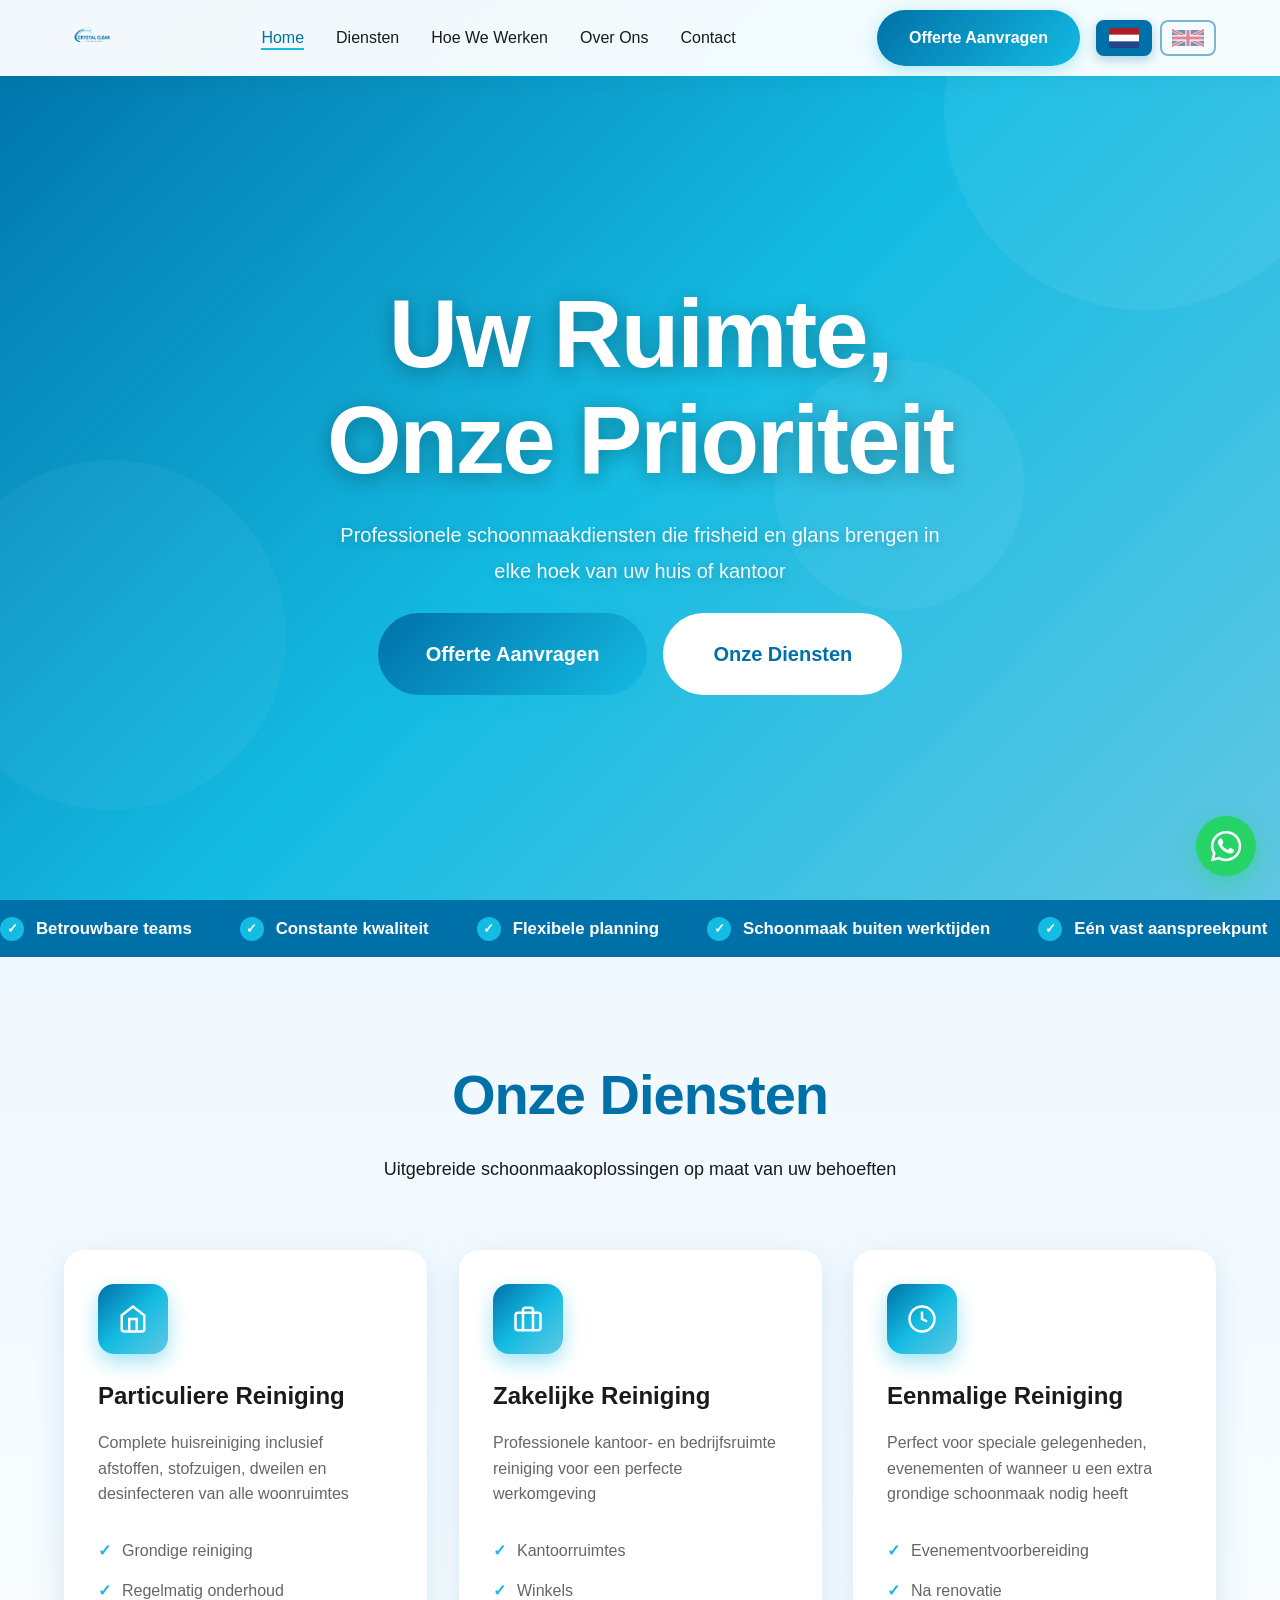
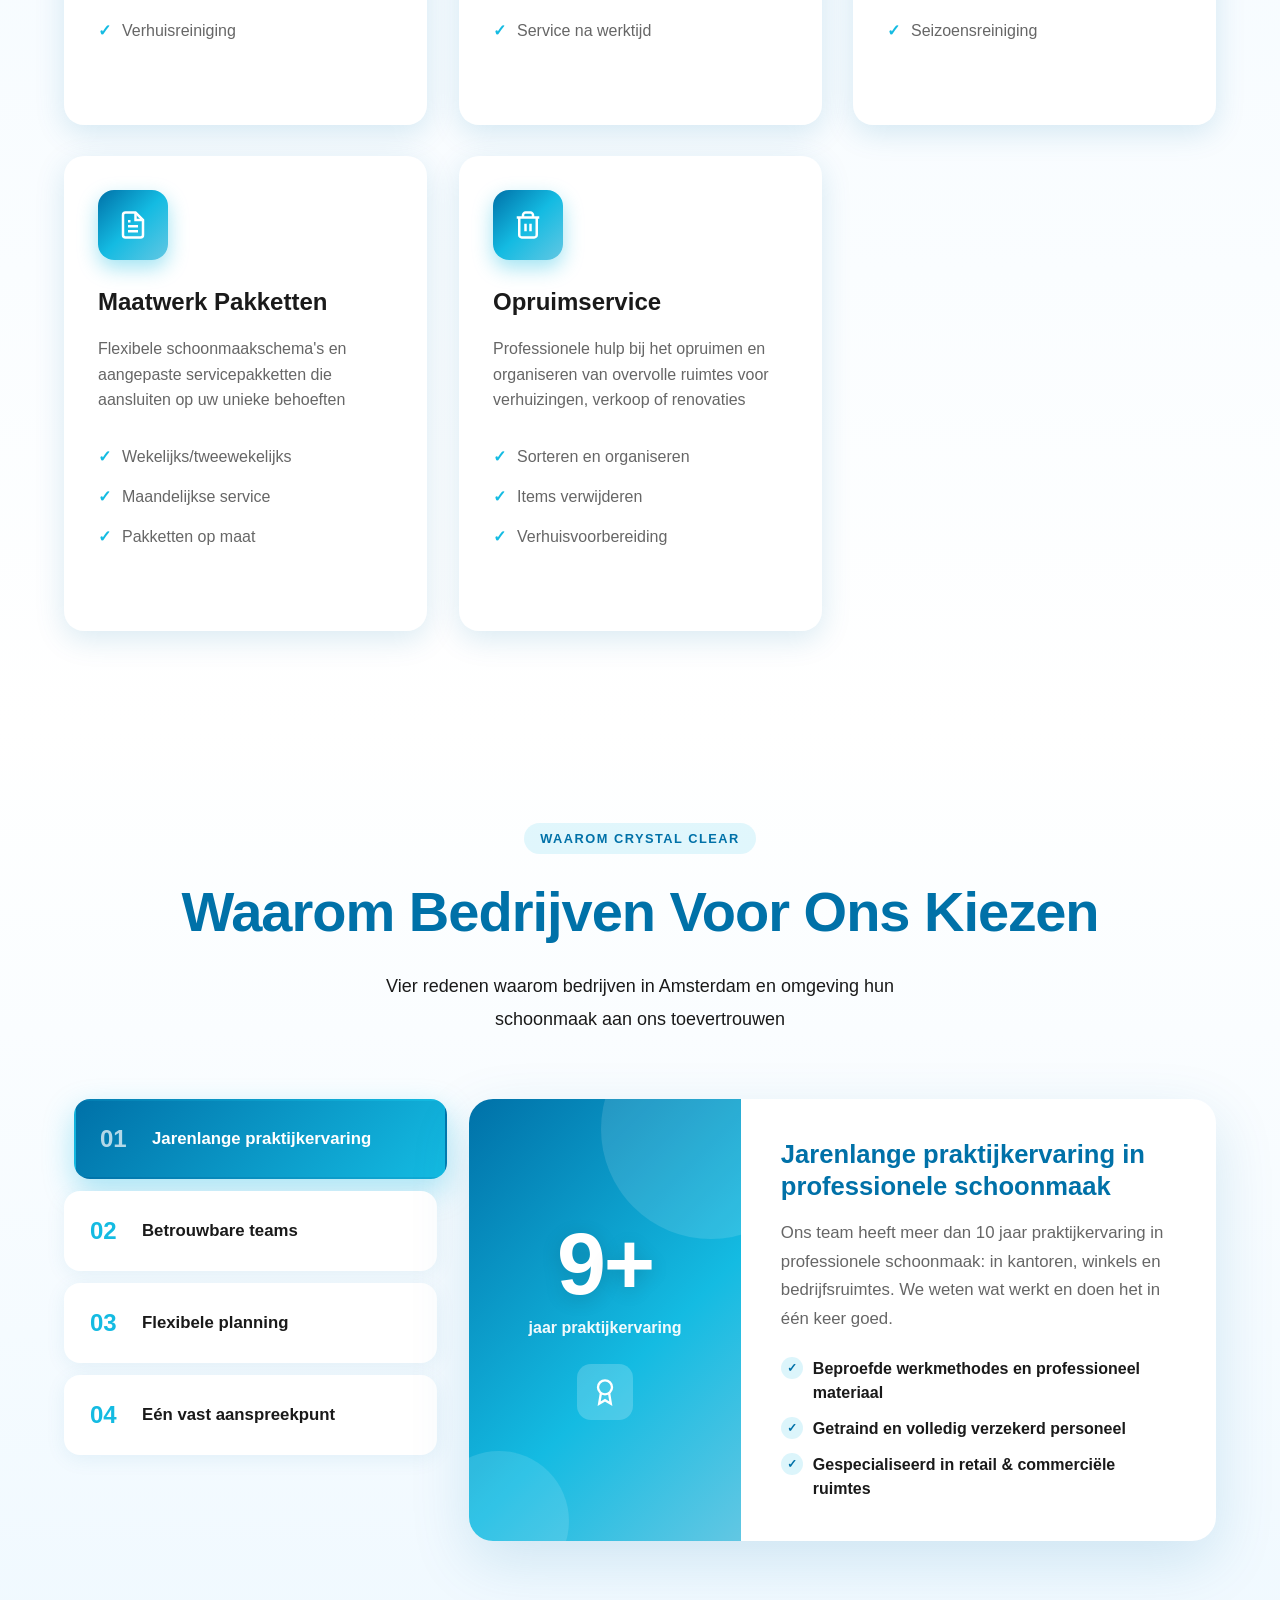
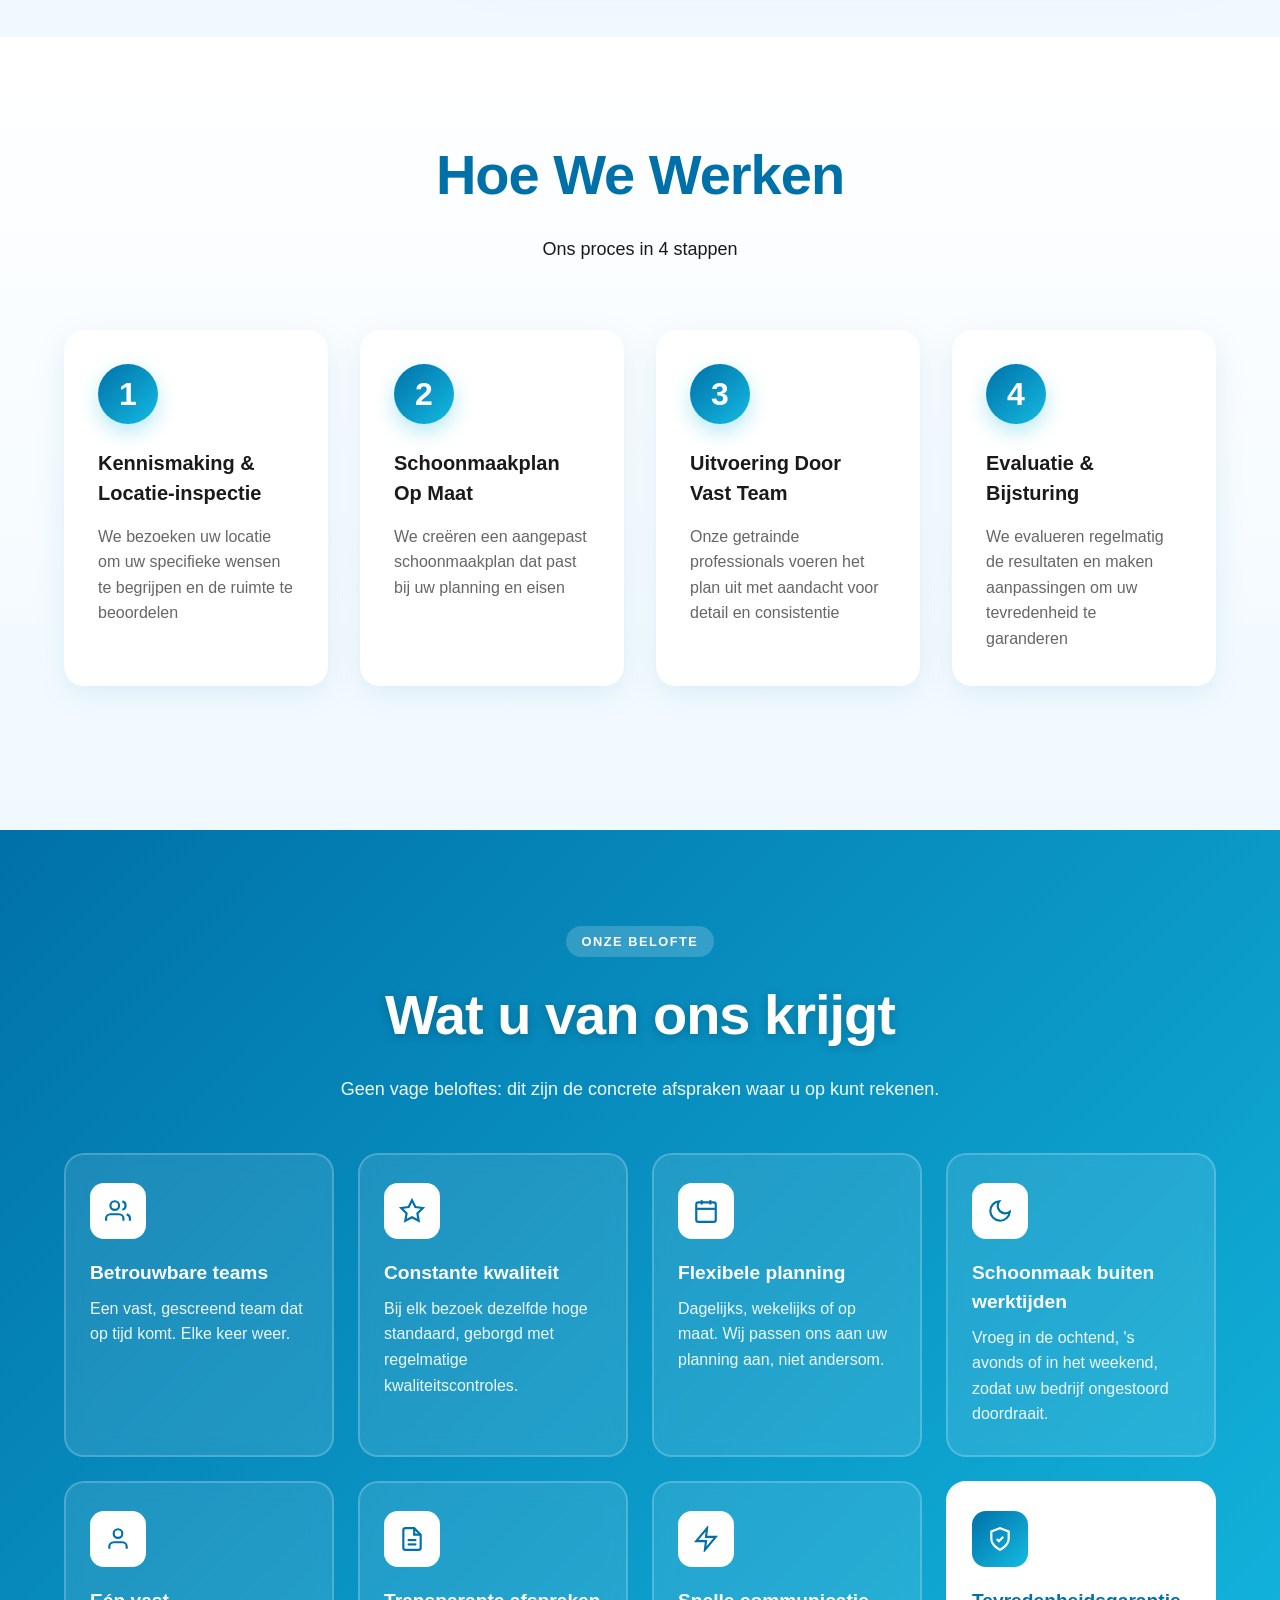
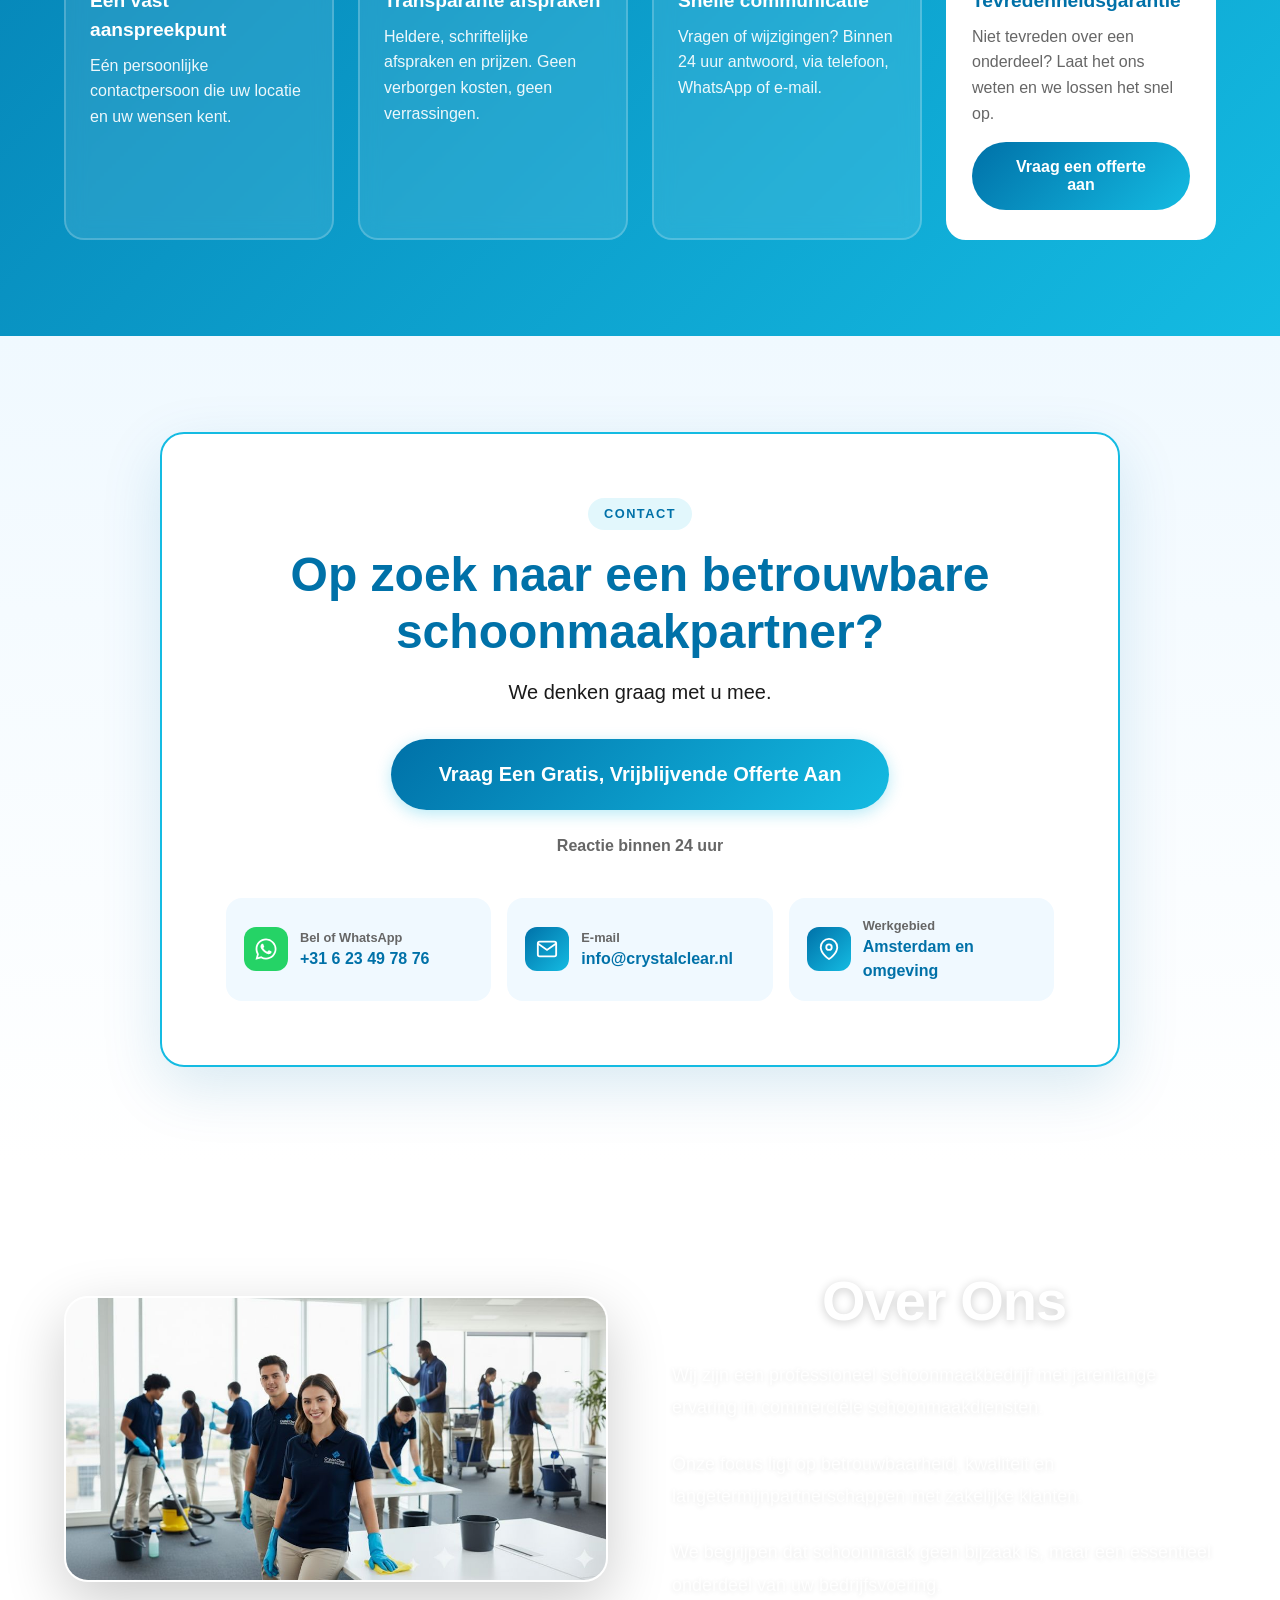
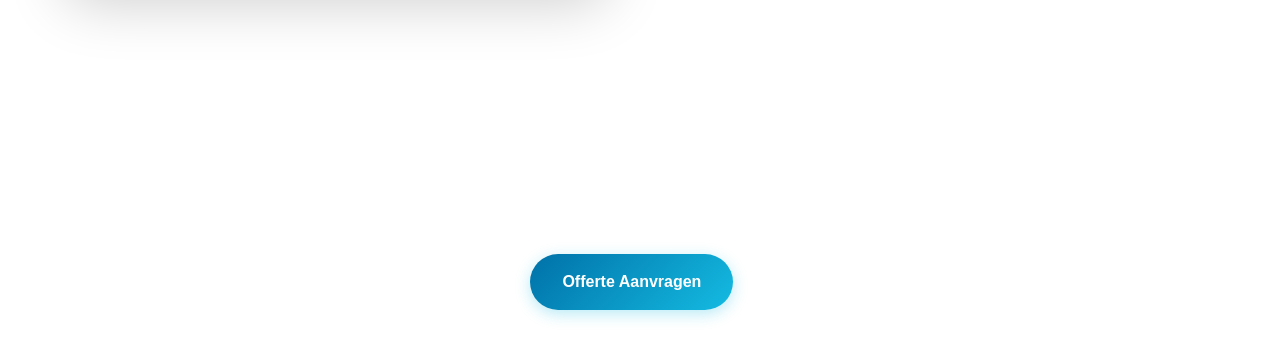
<file: index.html>
<!DOCTYPE html>
<html lang="nl">

<head>
  <meta charset="UTF-8" />
  <meta name="viewport" content="width=device-width, initial-scale=1.0" />
  <title>Crystal Clear - Professional Cleaning Services</title>
  <link rel="stylesheet" href="styles.css" />
</head>

<body>
  <div class="scroll-progress" aria-hidden="true"></div>
  <nav class="navbar">
    <div class="nav-container">
      <div class="logo">
        <img src="logo.png" alt="Crystal Clear Cleaning Services" />
      </div>
      <ul class="nav-menu">
        <li><a href="#home" class="nav-link" data-lang="nav-home">Home</a></li>
        <li><a href="#services" class="nav-link" data-lang="nav-services">Services</a></li>
        <li><a href="#how-we-work" class="nav-link" data-lang="nav-how-we-work">How We Work</a></li>
        <li><a href="#about" class="nav-link" data-lang="nav-about">About</a></li>
        <li><a href="#quote" class="nav-link" data-i18n="nav.contact">Contact</a></li>
      </ul>
      <div class="nav-actions">
        <a href="#quote" class="btn btn-primary btn-nav-cta" data-open-quote data-lang="nav-cta">Request Quote</a>
        <div class="lang-toggle-group">
          <button class="lang-flag active" data-lang="nl" aria-label="Nederlands">
            <svg class="flag-icon" viewBox="0 0 900 600" xmlns="http://www.w3.org/2000/svg">
              <rect width="900" height="600" fill="#21468B"/>
              <rect width="900" height="400" fill="#FFF"/>
              <rect width="900" height="200" fill="#AE1C28"/>
            </svg>
          </button>
          <button class="lang-flag" data-lang="en" aria-label="English">
            <svg class="flag-icon" viewBox="0 0 60 30" xmlns="http://www.w3.org/2000/svg">
              <rect width="60" height="30" fill="#012169" />
              <path d="M0,0 L60,30 M60,0 L0,30" stroke="#fff" stroke-width="6" />
              <path d="M0,0 L60,30 M60,0 L0,30" stroke="#C8102E" stroke-width="4" stroke-linecap="round" />
              <path d="M30,0 v30 M0,15 h60" stroke="#fff" stroke-width="10" />
              <path d="M30,0 v30 M0,15 h60" stroke="#C8102E" stroke-width="6" />
            </svg>
          </button>
        </div>
        <button class="mobile-menu-toggle" aria-label="Toggle menu">
          <span></span>
          <span></span>
          <span></span>
        </button>
      </div>
    </div>
  </nav>

  <section id="home" class="hero">
    <div class="hero-content">
      <h1 class="hero-title">
        <span class="title-line" data-lang="hero-title1">Your Space,</span>
        <span class="title-line" data-lang="hero-title2">Our Priority</span>
      </h1>
      <p class="hero-subtitle" data-lang="hero-subtitle">Professional cleaning services that bring sparkle and freshness
        to every corner of your
        home or office</p>

      <div class="hero-buttons">
        <a href="#quote" class="btn btn-primary btn-xl btn-pulse" data-open-quote data-lang="hero-quote-btn">Request Quote</a>
        <a href="#services" class="btn btn-secondary btn-xl" data-lang="hero-services-btn">Our Services</a>
      </div>
    </div>
    <div class="hero-decorations">
      <div class="decoration decoration-1"></div>
      <div class="decoration decoration-2"></div>
      <div class="decoration decoration-3"></div>
      <span class="sparkle sparkle-1"></span>
      <span class="sparkle sparkle-2"></span>
      <span class="sparkle sparkle-3"></span>
      <span class="sparkle sparkle-4"></span>
      <span class="sparkle sparkle-5"></span>
    </div>
  </section>

  <div class="benefit-marquee" aria-label="Benefits">
    <div class="benefit-marquee-track">
      <ul class="benefit-marquee-list">
        <li data-i18n="benefits.items.0.title">Reliable teams</li>
        <li data-i18n="benefits.items.1.title">Consistent quality</li>
        <li data-i18n="benefits.items.2.title">Flexible scheduling</li>
        <li data-i18n="benefits.items.3.title">After-hours cleaning</li>
        <li data-i18n="benefits.items.4.title">One fixed contact person</li>
        <li data-i18n="benefits.items.5.title">Transparent agreements</li>
        <li data-i18n="benefits.items.6.title">Fast communication</li>
      </ul>
      <ul class="benefit-marquee-list" aria-hidden="true">
        <li data-i18n="benefits.items.0.title">Reliable teams</li>
        <li data-i18n="benefits.items.1.title">Consistent quality</li>
        <li data-i18n="benefits.items.2.title">Flexible scheduling</li>
        <li data-i18n="benefits.items.3.title">After-hours cleaning</li>
        <li data-i18n="benefits.items.4.title">One fixed contact person</li>
        <li data-i18n="benefits.items.5.title">Transparent agreements</li>
        <li data-i18n="benefits.items.6.title">Fast communication</li>
      </ul>
    </div>
  </div>

  <section id="services" class="services">
    <div class="container">
      <h2 class="section-title" data-lang="services-title">Our Services</h2>
      <p class="section-subtitle" data-lang="services-subtitle">Comprehensive cleaning solutions tailored to your needs
      </p>

      <div class="services-grid">
        <a href="services.html?service=residential" class="service-card-link">
          <div class="service-card">
            <div class="service-icon">
              <svg viewBox="0 0 24 24" fill="none" stroke="currentColor" stroke-width="2">
                <path d="M3 9l9-7 9 7v11a2 2 0 0 1-2 2H5a2 2 0 0 1-2-2z"></path>
                <polyline points="9 22 9 12 15 12 15 22"></polyline>
              </svg>
            </div>
            <h3 class="service-title" data-lang="service-residential-title">Residential Cleaning</h3>
            <p class="service-description" data-lang="service-residential-desc">Complete home cleaning including dusting,
              vacuuming, mopping, and sanitizing
              all living spaces</p>
            <ul class="service-features">
              <li data-lang="service-residential-feature-0">Deep cleaning</li>
              <li data-lang="service-residential-feature-1">Regular maintenance</li>
              <li data-lang="service-residential-feature-2">Move-in/out cleaning</li>
            </ul>
            <div class="service-card-arrow">
              <svg viewBox="0 0 24 24" fill="none" stroke="currentColor" stroke-width="2">
                <path d="M5 12h14M12 5l7 7-7 7"/>
              </svg>
            </div>
          </div>
        </a>

        <a href="services.html?service=commercial" class="service-card-link">
          <div class="service-card">
            <div class="service-icon">
              <svg viewBox="0 0 24 24" fill="none" stroke="currentColor" stroke-width="2">
                <rect x="2" y="7" width="20" height="14" rx="2" ry="2"></rect>
                <path d="M16 21V5a2 2 0 0 0-2-2h-4a2 2 0 0 0-2 2v16"></path>
              </svg>
            </div>
            <h3 class="service-title" data-lang="service-commercial-title">Commercial Cleaning</h3>
            <p class="service-description" data-lang="service-commercial-desc">Professional office and commercial space
              cleaning to maintain a pristine work
              environment</p>
            <ul class="service-features">
              <li data-lang="service-commercial-feature-0">Office spaces</li>
              <li data-lang="service-commercial-feature-1">Retail stores</li>
              <li data-lang="service-commercial-feature-2">After-hours service</li>
            </ul>
            <div class="service-card-arrow">
              <svg viewBox="0 0 24 24" fill="none" stroke="currentColor" stroke-width="2">
                <path d="M5 12h14M12 5l7 7-7 7"/>
              </svg>
            </div>
          </div>
        </a>

        <a href="services.html?service=one-time" class="service-card-link">
          <div class="service-card">
            <div class="service-icon">
              <svg viewBox="0 0 24 24" fill="none" stroke="currentColor" stroke-width="2">
                <circle cx="12" cy="12" r="10"></circle>
                <path d="M12 6v6l4 2"></path>
              </svg>
            </div>
            <h3 class="service-title" data-lang="service-onetime-title">One-Time Cleaning</h3>
            <p class="service-description" data-lang="service-onetime-desc">Perfect for special occasions, events, or when
              you need an extra deep clean</p>
            <ul class="service-features">
              <li data-lang="service-onetime-feature-0">Event preparation</li>
              <li data-lang="service-onetime-feature-1">Post-renovation</li>
              <li data-lang="service-onetime-feature-2">Seasonal cleaning</li>
            </ul>
            <div class="service-card-arrow">
              <svg viewBox="0 0 24 24" fill="none" stroke="currentColor" stroke-width="2">
                <path d="M5 12h14M12 5l7 7-7 7"/>
              </svg>
            </div>
          </div>
        </a>

        <a href="services.html?service=custom" class="service-card-link">
          <div class="service-card">
            <div class="service-icon">
              <svg viewBox="0 0 24 24" fill="none" stroke="currentColor" stroke-width="2">
                <path d="M14 2H6a2 2 0 0 0-2 2v16a2 2 0 0 0 2 2h12a2 2 0 0 0 2-2V8z"></path>
                <polyline points="14 2 14 8 20 8"></polyline>
                <line x1="16" y1="13" x2="8" y2="13"></line>
                <line x1="16" y1="17" x2="8" y2="17"></line>
                <polyline points="10 9 9 9 8 9"></polyline>
              </svg>
            </div>
            <h3 class="service-title" data-lang="service-custom-title">Custom Plans</h3>
            <p class="service-description" data-lang="service-custom-desc">Flexible cleaning schedules and customized
              service packages to fit your unique
              needs</p>
            <ul class="service-features">
              <li data-lang="service-custom-feature-0">Weekly/bi-weekly</li>
              <li data-lang="service-custom-feature-1">Monthly service</li>
              <li data-lang="service-custom-feature-2">Tailored packages</li>
            </ul>
            <div class="service-card-arrow">
              <svg viewBox="0 0 24 24" fill="none" stroke="currentColor" stroke-width="2">
                <path d="M5 12h14M12 5l7 7-7 7"/>
              </svg>
            </div>
          </div>
        </a>

        <a href="services.html?service=decluttering" class="service-card-link">
          <div class="service-card">
            <div class="service-icon">
              <svg viewBox="0 0 24 24" fill="none" stroke="currentColor" stroke-width="2">
                <path d="M3 6h18"></path>
                <path d="M8 6V4c0-1 1-2 2-2h4c1 0 2 1 2 2v2"></path>
                <path d="M19 6v14c0 1-1 2-2 2H7c-1 0-2-1-2-2V6"></path>
                <line x1="10" y1="11" x2="10" y2="17"></line>
                <line x1="14" y1="11" x2="14" y2="17"></line>
              </svg>
            </div>
            <h3 class="service-title" data-lang="service-decluttering-title">Decluttering Service</h3>
            <p class="service-description" data-lang="service-decluttering-desc">Professional help clearing and organizing cluttered spaces for moves, sales, or renovations</p>
            <ul class="service-features">
              <li data-lang="service-decluttering-feature-0">Sorting and organizing</li>
              <li data-lang="service-decluttering-feature-1">Item removal</li>
              <li data-lang="service-decluttering-feature-2">Move preparation</li>
            </ul>
            <div class="service-card-arrow">
              <svg viewBox="0 0 24 24" fill="none" stroke="currentColor" stroke-width="2">
                <path d="M5 12h14M12 5l7 7-7 7"/>
              </svg>
            </div>
          </div>
        </a>
      </div>
    </div>
  </section>


  <section id="why-choose-us" class="why-choose-us">
    <div class="container">
      <span class="section-eyebrow" data-i18n="why.eyebrow">Why Crystal Clear</span>
      <h2 class="section-title" data-lang="why-title">Why Businesses Choose Us</h2>
      <p class="section-subtitle" data-i18n="why.subtitle">Four reasons businesses in Amsterdam and the surrounding area trust us with their cleaning</p>

      <div class="why-showcase">
        <div class="why-tabs" role="tablist">
          <button class="why-tab active" role="tab" aria-selected="true" aria-controls="why-panel-0" id="why-tab-0" data-why-index="0">
            <span class="why-tab-num">01</span>
            <span class="why-tab-label" data-i18n="why.reasons.0.tab">Years of hands-on experience</span>
            <span class="why-tab-progress"><span></span></span>
          </button>
          <button class="why-tab" role="tab" aria-selected="false" aria-controls="why-panel-1" id="why-tab-1" data-why-index="1">
            <span class="why-tab-num">02</span>
            <span class="why-tab-label" data-i18n="why.reasons.1.tab">Reliable teams</span>
            <span class="why-tab-progress"><span></span></span>
          </button>
          <button class="why-tab" role="tab" aria-selected="false" aria-controls="why-panel-2" id="why-tab-2" data-why-index="2">
            <span class="why-tab-num">03</span>
            <span class="why-tab-label" data-i18n="why.reasons.2.tab">Flexible scheduling</span>
            <span class="why-tab-progress"><span></span></span>
          </button>
          <button class="why-tab" role="tab" aria-selected="false" aria-controls="why-panel-3" id="why-tab-3" data-why-index="3">
            <span class="why-tab-num">04</span>
            <span class="why-tab-label" data-i18n="why.reasons.3.tab">One fixed contact person</span>
            <span class="why-tab-progress"><span></span></span>
          </button>
        </div>

        <div class="why-panels">
          <article class="why-panel active" role="tabpanel" id="why-panel-0" aria-labelledby="why-tab-0">
            <div class="why-panel-highlight">
              <div class="why-highlight-value"><span data-i18n="why.reasons.0.prefix"></span><span data-count="10">10</span><span data-i18n="why.reasons.0.suffix">+</span></div>
              <div class="why-highlight-label" data-i18n="why.reasons.0.label">years of hands-on experience</div>
              <div class="why-panel-icon">
                <svg viewBox="0 0 24 24" fill="none" stroke="currentColor" stroke-width="2"><circle cx="12" cy="8" r="6"></circle><path d="M15.477 12.89 17 22l-5-3-5 3 1.523-9.11"></path></svg>
              </div>
            </div>
            <div class="why-panel-body">
              <h3 data-i18n="why.reasons.0.title">Years of hands-on experience in professional cleaning</h3>
              <p data-i18n="why.reasons.0.desc"></p>
              <ul class="why-points">
                <li data-i18n="why.reasons.0.points.0"></li>
                <li data-i18n="why.reasons.0.points.1"></li>
                <li data-i18n="why.reasons.0.points.2"></li>
              </ul>
            </div>
          </article>

          <article class="why-panel" role="tabpanel" id="why-panel-1" aria-labelledby="why-tab-1">
            <div class="why-panel-highlight">
              <div class="why-highlight-value"><span data-i18n="why.reasons.1.prefix"></span><span data-count="1">1</span><span data-i18n="why.reasons.1.suffix"></span></div>
              <div class="why-highlight-label" data-i18n="why.reasons.1.label">dedicated team for your location</div>
              <div class="why-panel-icon">
                <svg viewBox="0 0 24 24" fill="none" stroke="currentColor" stroke-width="2"><path d="M17 21v-2a4 4 0 0 0-4-4H5a4 4 0 0 0-4 4v2"></path><circle cx="9" cy="7" r="4"></circle><path d="M23 21v-2a4 4 0 0 0-3-3.87"></path><path d="M16 3.13a4 4 0 0 1 0 7.75"></path></svg>
              </div>
            </div>
            <div class="why-panel-body">
              <h3 data-i18n="why.reasons.1.title">Reliable teams, consistent quality</h3>
              <p data-i18n="why.reasons.1.desc"></p>
              <ul class="why-points">
                <li data-i18n="why.reasons.1.points.0"></li>
                <li data-i18n="why.reasons.1.points.1"></li>
                <li data-i18n="why.reasons.1.points.2"></li>
              </ul>
            </div>
          </article>

          <article class="why-panel" role="tabpanel" id="why-panel-2" aria-labelledby="why-tab-2">
            <div class="why-panel-highlight">
              <div class="why-highlight-value"><span data-i18n="why.reasons.2.prefix"></span><span data-count="0">0</span><span data-i18n="why.reasons.2.suffix"></span></div>
              <div class="why-highlight-label" data-i18n="why.reasons.2.label">disruption to your business</div>
              <div class="why-panel-icon">
                <svg viewBox="0 0 24 24" fill="none" stroke="currentColor" stroke-width="2"><circle cx="12" cy="12" r="10"></circle><path d="M12 6v6l4 2"></path></svg>
              </div>
            </div>
            <div class="why-panel-body">
              <h3 data-i18n="why.reasons.2.title">Flexible scheduling &amp; after-hours cleaning</h3>
              <p data-i18n="why.reasons.2.desc"></p>
              <ul class="why-points">
                <li data-i18n="why.reasons.2.points.0"></li>
                <li data-i18n="why.reasons.2.points.1"></li>
                <li data-i18n="why.reasons.2.points.2"></li>
              </ul>
            </div>
          </article>

          <article class="why-panel" role="tabpanel" id="why-panel-3" aria-labelledby="why-tab-3">
            <div class="why-panel-highlight">
              <div class="why-highlight-value"><span data-i18n="why.reasons.3.prefix">&lt;</span><span data-count="24">24</span><span data-i18n="why.reasons.3.suffix">h</span></div>
              <div class="why-highlight-label" data-i18n="why.reasons.3.label">response time</div>
              <div class="why-panel-icon">
                <svg viewBox="0 0 24 24" fill="none" stroke="currentColor" stroke-width="2"><path d="M21 15a2 2 0 0 1-2 2H7l-4 4V5a2 2 0 0 1 2-2h14a2 2 0 0 1 2 2z"></path></svg>
              </div>
            </div>
            <div class="why-panel-body">
              <h3 data-i18n="why.reasons.3.title">One fixed contact person &amp; clear agreements</h3>
              <p data-i18n="why.reasons.3.desc"></p>
              <ul class="why-points">
                <li data-i18n="why.reasons.3.points.0"></li>
                <li data-i18n="why.reasons.3.points.1"></li>
                <li data-i18n="why.reasons.3.points.2"></li>
              </ul>
            </div>
          </article>
        </div>
      </div>
    </div>
  </section>

  <section id="how-we-work" class="how-we-work">
    <div class="container">
      <h2 class="section-title" data-lang="how-title">How We Work</h2>
      <p class="section-subtitle" data-lang="how-subtitle">Our process in 4 steps</p>
      <div class="steps-grid">
        <div class="step-card">
          <div class="step-number">1</div>
          <h3 class="step-title" data-lang="step-1-title">Introduction & Site Assessment</h3>
          <p class="step-description" data-lang="step-1-desc">We visit your location to understand your specific needs and assess the space</p>
        </div>
        <div class="step-card">
          <div class="step-number">2</div>
          <h3 class="step-title" data-lang="step-2-title">Tailored Cleaning Plan</h3>
          <p class="step-description" data-lang="step-2-desc">We create a customized cleaning plan that fits your schedule and requirements</p>
        </div>
        <div class="step-card">
          <div class="step-number">3</div>
          <h3 class="step-title" data-lang="step-3-title">Execution by Dedicated Team</h3>
          <p class="step-description" data-lang="step-3-desc">Our trained professionals execute the plan with attention to detail and consistency</p>
        </div>
        <div class="step-card">
          <div class="step-number">4</div>
          <h3 class="step-title" data-lang="step-4-title">Evaluation & Adjustments</h3>
          <p class="step-description" data-lang="step-4-desc">We regularly evaluate results and make adjustments to ensure your satisfaction</p>
        </div>
      </div>
    </div>
  </section>

  <section id="benefits" class="benefits">
    <div class="container">
      <span class="section-eyebrow section-eyebrow-light" data-i18n="benefits.eyebrow">Our promise</span>
      <h2 class="section-title" data-i18n="benefits.title">What You Get From Us</h2>
      <p class="section-subtitle" data-i18n="benefits.subtitle">No vague promises: these are the concrete agreements you can count on.</p>
      <div class="benefits-grid">
        <div class="benefit-card">
          <div class="benefit-icon"><svg viewBox="0 0 24 24" fill="none" stroke="currentColor" stroke-width="2"><path d="M17 21v-2a4 4 0 0 0-4-4H5a4 4 0 0 0-4 4v2"></path><circle cx="9" cy="7" r="4"></circle><path d="M23 21v-2a4 4 0 0 0-3-3.87"></path><path d="M16 3.13a4 4 0 0 1 0 7.75"></path></svg></div>
          <h3 data-i18n="benefits.items.0.title">Reliable teams</h3>
          <p data-i18n="benefits.items.0.desc"></p>
        </div>
        <div class="benefit-card">
          <div class="benefit-icon"><svg viewBox="0 0 24 24" fill="none" stroke="currentColor" stroke-width="2"><polygon points="12 2 15.09 8.26 22 9.27 17 14.14 18.18 21.02 12 17.77 5.82 21.02 7 14.14 2 9.27 8.91 8.26 12 2"></polygon></svg></div>
          <h3 data-i18n="benefits.items.1.title">Consistent quality</h3>
          <p data-i18n="benefits.items.1.desc"></p>
        </div>
        <div class="benefit-card">
          <div class="benefit-icon"><svg viewBox="0 0 24 24" fill="none" stroke="currentColor" stroke-width="2"><rect x="3" y="4" width="18" height="18" rx="2" ry="2"></rect><line x1="16" y1="2" x2="16" y2="6"></line><line x1="8" y1="2" x2="8" y2="6"></line><line x1="3" y1="10" x2="21" y2="10"></line></svg></div>
          <h3 data-i18n="benefits.items.2.title">Flexible scheduling</h3>
          <p data-i18n="benefits.items.2.desc"></p>
        </div>
        <div class="benefit-card">
          <div class="benefit-icon"><svg viewBox="0 0 24 24" fill="none" stroke="currentColor" stroke-width="2"><path d="M21 12.79A9 9 0 1 1 11.21 3 7 7 0 0 0 21 12.79z"></path></svg></div>
          <h3 data-i18n="benefits.items.3.title">After-hours cleaning</h3>
          <p data-i18n="benefits.items.3.desc"></p>
        </div>
        <div class="benefit-card">
          <div class="benefit-icon"><svg viewBox="0 0 24 24" fill="none" stroke="currentColor" stroke-width="2"><path d="M20 21v-2a4 4 0 0 0-4-4H8a4 4 0 0 0-4 4v2"></path><circle cx="12" cy="7" r="4"></circle></svg></div>
          <h3 data-i18n="benefits.items.4.title">One fixed contact person</h3>
          <p data-i18n="benefits.items.4.desc"></p>
        </div>
        <div class="benefit-card">
          <div class="benefit-icon"><svg viewBox="0 0 24 24" fill="none" stroke="currentColor" stroke-width="2"><path d="M14 2H6a2 2 0 0 0-2 2v16a2 2 0 0 0 2 2h12a2 2 0 0 0 2-2V8z"></path><polyline points="14 2 14 8 20 8"></polyline><line x1="16" y1="13" x2="8" y2="13"></line><line x1="16" y1="17" x2="8" y2="17"></line></svg></div>
          <h3 data-i18n="benefits.items.5.title">Transparent agreements</h3>
          <p data-i18n="benefits.items.5.desc"></p>
        </div>
        <div class="benefit-card">
          <div class="benefit-icon"><svg viewBox="0 0 24 24" fill="none" stroke="currentColor" stroke-width="2"><polygon points="13 2 3 14 12 14 11 22 21 10 12 10 13 2"></polygon></svg></div>
          <h3 data-i18n="benefits.items.6.title">Fast communication</h3>
          <p data-i18n="benefits.items.6.desc"></p>
        </div>
        <div class="benefit-card benefit-card-cta">
          <div class="benefit-icon"><svg viewBox="0 0 24 24" fill="none" stroke="currentColor" stroke-width="2"><path d="M12 22s8-4 8-10V5l-8-3-8 3v7c0 6 8 10 8 10z"></path><polyline points="9 12 11 14 15 10"></polyline></svg></div>
          <h3 data-i18n="benefits.guarantee.title">Satisfaction guarantee</h3>
          <p data-i18n="benefits.guarantee.desc"></p>
          <button type="button" class="btn btn-secondary" data-open-quote data-i18n="benefits.guarantee.cta">Request a quote</button>
        </div>
      </div>
    </div>
  </section>

  <section id="quote" class="final-cta">
    <div class="container">
      <div class="final-cta-content">
        <span class="section-eyebrow" data-i18n="contact.eyebrow">Contact</span>
        <h2 class="final-cta-title" data-lang="final-cta-title">Looking for a reliable cleaning partner?</h2>
        <p class="final-cta-subtitle" data-lang="final-cta-subtitle">We're happy to think along with you.</p>
        <button type="button" class="btn btn-primary btn-xl btn-pulse" data-open-quote data-lang="final-cta-btn">Request a free, no-obligation quote</button>
        <p class="final-cta-response" data-lang="final-cta-response">Response within 24 hours</p>

        <div class="contact-cards">
          <a href="https://wa.me/31623497876" target="_blank" rel="noopener" class="contact-card">
            <span class="contact-card-icon contact-card-icon-whatsapp">
              <svg viewBox="0 0 24 24" fill="currentColor" aria-hidden="true"><path d="M17.47 14.38c-.3-.15-1.76-.87-2.03-.97-.27-.1-.47-.15-.67.15-.2.3-.77.97-.94 1.17-.17.2-.35.22-.64.07-.3-.15-1.26-.46-2.4-1.48-.89-.79-1.49-1.77-1.66-2.07-.17-.3-.02-.46.13-.61.13-.13.3-.35.45-.52.15-.17.2-.3.3-.5.1-.2.05-.37-.02-.52-.08-.15-.67-1.61-.92-2.2-.24-.58-.49-.5-.67-.51h-.57c-.2 0-.52.07-.79.37-.27.3-1.04 1.02-1.04 2.48s1.07 2.88 1.21 3.08c.15.2 2.1 3.2 5.08 4.49.71.31 1.26.49 1.69.63.71.23 1.36.2 1.87.12.57-.09 1.76-.72 2.01-1.41.25-.69.25-1.29.17-1.41-.07-.12-.27-.2-.57-.35zM12.04 21.5h-.01a9.43 9.43 0 0 1-4.81-1.32l-.34-.2-3.58.94.96-3.49-.22-.36a9.44 9.44 0 0 1-1.45-5.03c0-5.22 4.25-9.46 9.47-9.46 2.53 0 4.9.99 6.69 2.78a9.4 9.4 0 0 1 2.77 6.69c0 5.22-4.25 9.46-9.46 9.46zm8.05-17.51A11.3 11.3 0 0 0 12.04.66C5.77.66.66 5.76.66 12.04c0 2 .52 3.96 1.52 5.69L.57 23.63l6.04-1.58a11.35 11.35 0 0 0 5.43 1.38h.01c6.27 0 11.38-5.1 11.38-11.38 0-3.04-1.18-5.9-3.34-8.05z"/></svg>
            </span>
            <span class="contact-card-text">
              <span class="contact-card-label" data-i18n="contact.phoneLabel">Call or WhatsApp</span>
              <span class="contact-card-value">+31 6 23 49 78 76</span>
            </span>
          </a>
          <a href="mailto:info@crystalclear.nl" class="contact-card">
            <span class="contact-card-icon">
              <svg viewBox="0 0 24 24" fill="none" stroke="currentColor" stroke-width="2" aria-hidden="true"><path d="M4 4h16c1.1 0 2 .9 2 2v12c0 1.1-.9 2-2 2H4c-1.1 0-2-.9-2-2V6c0-1.1.9-2 2-2z"></path><polyline points="22,6 12,13 2,6"></polyline></svg>
            </span>
            <span class="contact-card-text">
              <span class="contact-card-label" data-i18n="contact.emailLabel">Email</span>
              <span class="contact-card-value">info@crystalclear.nl</span>
            </span>
          </a>
          <div class="contact-card contact-card-static">
            <span class="contact-card-icon">
              <svg viewBox="0 0 24 24" fill="none" stroke="currentColor" stroke-width="2" aria-hidden="true"><path d="M21 10c0 7-9 13-9 13s-9-6-9-13a9 9 0 0 1 18 0z"></path><circle cx="12" cy="10" r="3"></circle></svg>
            </span>
            <span class="contact-card-text">
              <span class="contact-card-label" data-i18n="contact.areaLabel">Service area</span>
              <span class="contact-card-value" data-i18n="contact.areaValue">Amsterdam &amp; surroundings</span>
            </span>
          </div>
        </div>
      </div>
    </div>
  </section>

  <section id="about" class="about">
    <div class="container">
      <div class="about-content">
        <div class="about-image">
          <img src="team.jpeg" alt="Crystal Clear Team" class="team-photo" />
        </div>
        <div class="about-text">
          <h2 class="section-title" data-lang="about-title">About Us</h2>
          <p class="about-description" data-lang="about-p1">
            We are a professional cleaning company with years of experience in commercial cleaning services.
          </p>
          <p class="about-description" data-lang="about-p2">
            Our focus is on reliability, quality, and long-term partnerships with business clients.
          </p>
          <p class="about-description" data-lang="about-p3">
            We understand that cleaning is not a side task, but an essential part of your operations.
          </p>
        </div>
      </div>
    </div>
  </section>


  <footer class="footer">
    <div class="container">
      <div class="footer-content">
        <div class="footer-brand">
          <h3>Crystal Clear</h3>
          <p class="footer-service-area" data-lang="footer-service-area">Active in Amsterdam and surrounding areas (Amstelveen, Haarlem, Zaandam, Almere)</p>
        </div>
        <div class="footer-info">
          <a href="mailto:info@crystalclear.nl" class="footer-contact">
            <svg viewBox="0 0 24 24" fill="none" stroke="currentColor" stroke-width="2" aria-hidden="true"><path d="M4 4h16c1.1 0 2 .9 2 2v12c0 1.1-.9 2-2 2H4c-1.1 0-2-.9-2-2V6c0-1.1.9-2 2-2z"></path><polyline points="22,6 12,13 2,6"></polyline></svg>
            info@crystalclear.nl
          </a>
          <a href="https://wa.me/31623497876" target="_blank" rel="noopener" class="footer-contact">
            <svg viewBox="0 0 24 24" fill="none" stroke="currentColor" stroke-width="2" aria-hidden="true"><path d="M22 16.92v3a2 2 0 0 1-2.18 2 19.79 19.79 0 0 1-8.63-3.07 19.5 19.5 0 0 1-6-6 19.79 19.79 0 0 1-3.07-8.67A2 2 0 0 1 4.11 2h3a2 2 0 0 1 2 1.72c.13.96.36 1.9.7 2.81a2 2 0 0 1-.45 2.11L8.09 9.91a16 16 0 0 0 6 6l1.27-1.27a2 2 0 0 1 2.11-.45c.91.34 1.85.57 2.81.7A2 2 0 0 1 22 16.92z"></path></svg>
            +31 6 23 49 78 76
          </a>
          <a href="#quote" class="btn btn-primary btn-footer-cta" data-open-quote data-lang="footer-cta">Request Quote</a>
        </div>
        <div class="footer-copyright">
          <p data-lang="footer-copyright">&copy; 2026 Crystal Clear. All rights reserved.</p>
        </div>
      </div>
    </div>
  </footer>

  <a href="https://wa.me/31623497876" target="_blank" rel="noopener" class="whatsapp-float" aria-label="WhatsApp +31 6 23 49 78 76">
    <svg viewBox="0 0 24 24" fill="currentColor" aria-hidden="true"><path d="M17.47 14.38c-.3-.15-1.76-.87-2.03-.97-.27-.1-.47-.15-.67.15-.2.3-.77.97-.94 1.17-.17.2-.35.22-.64.07-.3-.15-1.26-.46-2.4-1.48-.89-.79-1.49-1.77-1.66-2.07-.17-.3-.02-.46.13-.61.13-.13.3-.35.45-.52.15-.17.2-.3.3-.5.1-.2.05-.37-.02-.52-.08-.15-.67-1.61-.92-2.2-.24-.58-.49-.5-.67-.51h-.57c-.2 0-.52.07-.79.37-.27.3-1.04 1.02-1.04 2.48s1.07 2.88 1.21 3.08c.15.2 2.1 3.2 5.08 4.49.71.31 1.26.49 1.69.63.71.23 1.36.2 1.87.12.57-.09 1.76-.72 2.01-1.41.25-.69.25-1.29.17-1.41-.07-.12-.27-.2-.57-.35zM12.04 21.5h-.01a9.43 9.43 0 0 1-4.81-1.32l-.34-.2-3.58.94.96-3.49-.22-.36a9.44 9.44 0 0 1-1.45-5.03c0-5.22 4.25-9.46 9.47-9.46 2.53 0 4.9.99 6.69 2.78a9.4 9.4 0 0 1 2.77 6.69c0 5.22-4.25 9.46-9.46 9.46zm8.05-17.51A11.3 11.3 0 0 0 12.04.66C5.77.66.66 5.76.66 12.04c0 2 .52 3.96 1.52 5.69L.57 23.63l6.04-1.58a11.35 11.35 0 0 0 5.43 1.38h.01c6.27 0 11.38-5.1 11.38-11.38 0-3.04-1.18-5.9-3.34-8.05z"/></svg>
  </a>

  <div class="quote-modal" id="quote-modal" role="dialog" aria-modal="true" aria-labelledby="quote-modal-title" hidden>
    <div class="quote-modal-backdrop" data-close-quote></div>
    <div class="quote-modal-dialog">
      <button type="button" class="quote-modal-close" data-close-quote aria-label="Close">&times;</button>
      <h2 id="quote-modal-title" class="quote-modal-title" data-i18n="quote.title">Request a Free Quote</h2>
      <p class="quote-modal-intro" data-i18n="quote.intro"></p>
      <form id="quote-form" class="quote-form" novalidate>
        <div class="quote-form-row">
          <label><span data-i18n="quote.name">Name *</span><input type="text" name="name" autocomplete="name" required /></label>
          <label><span data-i18n="quote.company">Company</span><input type="text" name="company" autocomplete="organization" /></label>
        </div>
        <div class="quote-form-row">
          <label><span data-i18n="quote.email">Email</span><input type="email" name="email" autocomplete="email" /></label>
          <label><span data-i18n="quote.phone">Phone</span><input type="tel" name="phone" autocomplete="tel" /></label>
        </div>
        <label><span data-i18n="quote.service">Type of service</span>
          <select name="service">
            <option data-i18n="services.commercial.title">Commercial Cleaning</option>
            <option data-i18n="services.residential.title">Residential Cleaning</option>
            <option data-i18n="services.oneTime.title">One-Time Cleaning</option>
            <option data-i18n="services.custom.title">Custom Plans</option>
            <option data-i18n="services.decluttering.title">Decluttering Service</option>
            <option data-i18n="quote.other">Other / not sure yet</option>
          </select>
        </label>
        <label><span data-i18n="quote.message">Your wishes</span><textarea name="message" rows="4" data-i18n-placeholder="quote.messagePlaceholder"></textarea></label>
        <p class="quote-form-error" role="alert" hidden></p>
        <div class="quote-actions">
          <button type="submit" value="whatsapp" class="btn btn-whatsapp btn-large" data-i18n="quote.sendWhatsapp">Send via WhatsApp</button>
          <button type="submit" value="email" class="btn btn-primary btn-large" data-i18n="quote.sendEmail">Send via email</button>
        </div>
        <p class="quote-fallback">
          <span data-i18n="quote.fallback">Email app not opening?</span>
          <a href="#" target="_blank" rel="noopener" id="quote-gmail" data-i18n="quote.gmail">Open in Gmail</a> ·
          <a href="#" target="_blank" rel="noopener" id="quote-outlook" data-i18n="quote.outlook">Open in Outlook</a> ·
          <button type="button" class="quote-copy" data-copy="info@crystalclear.nl" data-i18n="quote.copy">Copy email address</button>
        </p>
      </form>
    </div>
  </div>

  <script type="module" src="script.js"></script>
</body>

</html>
</file>
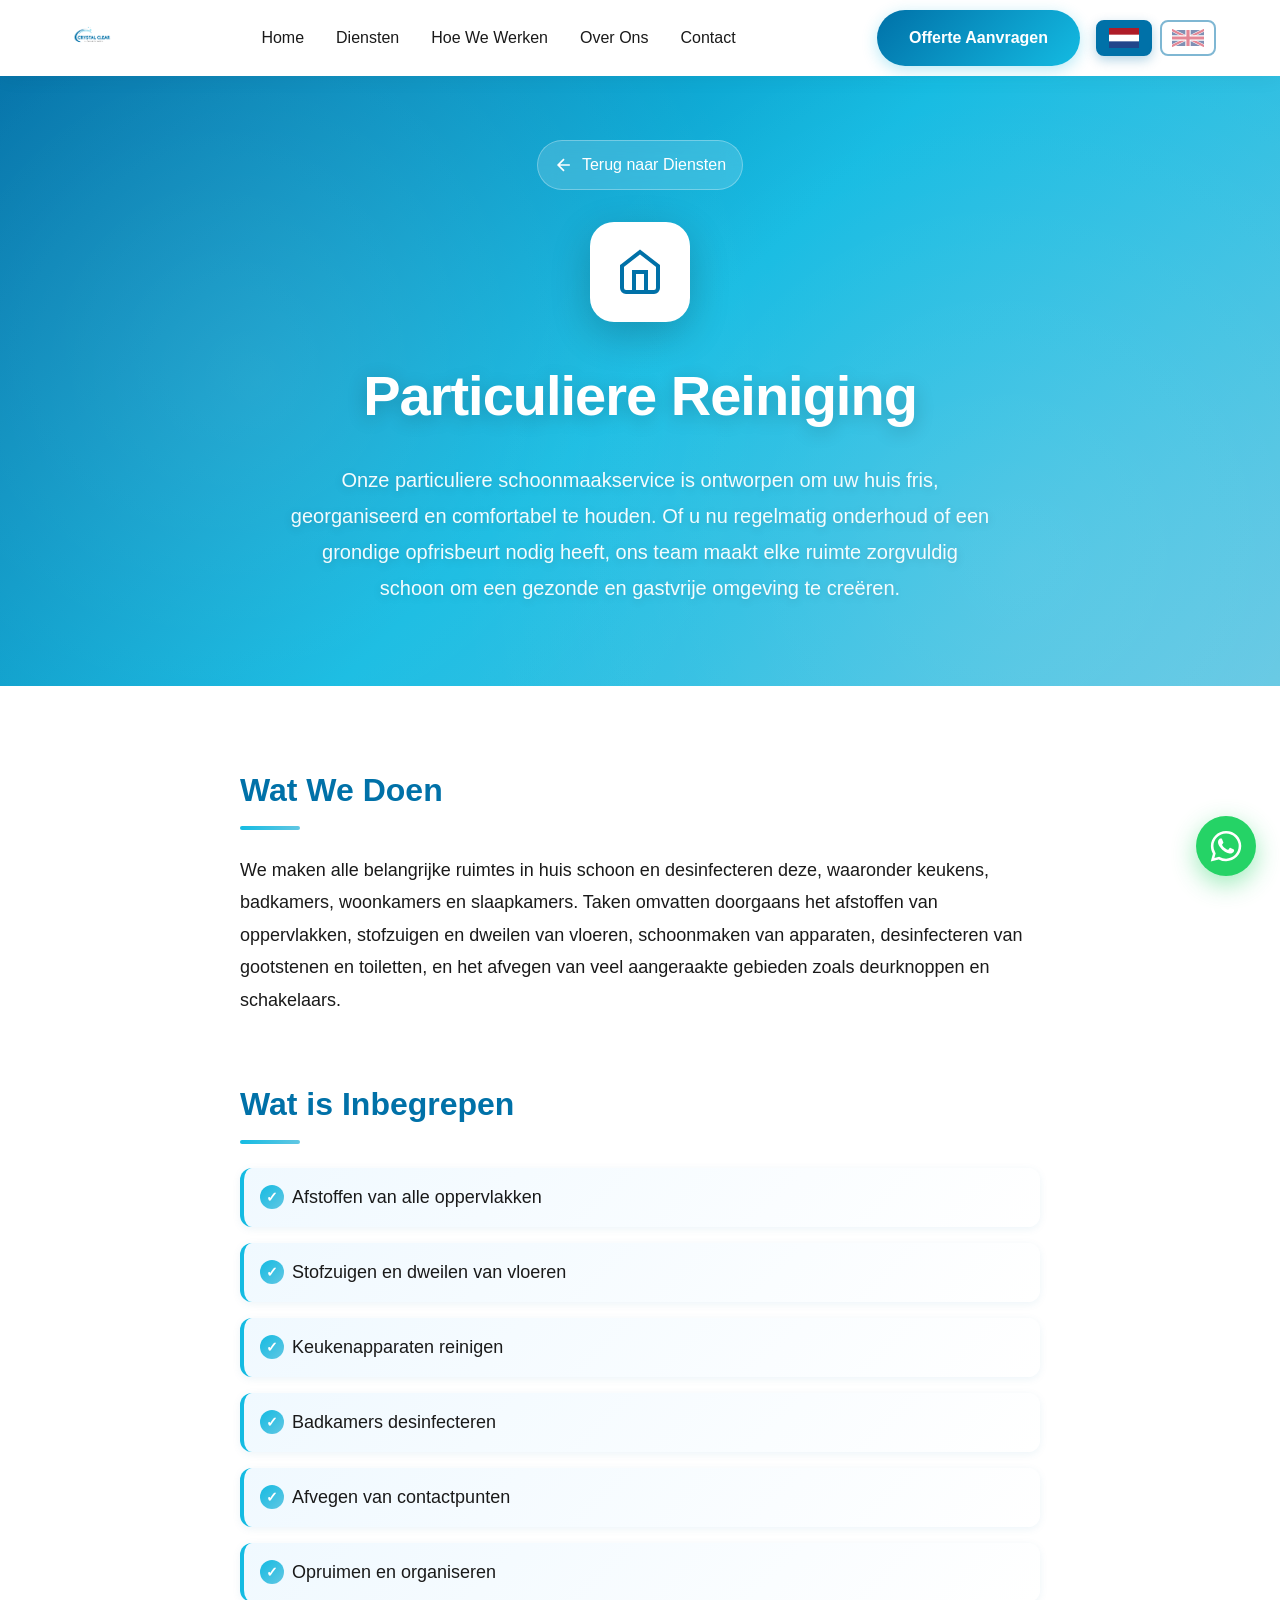
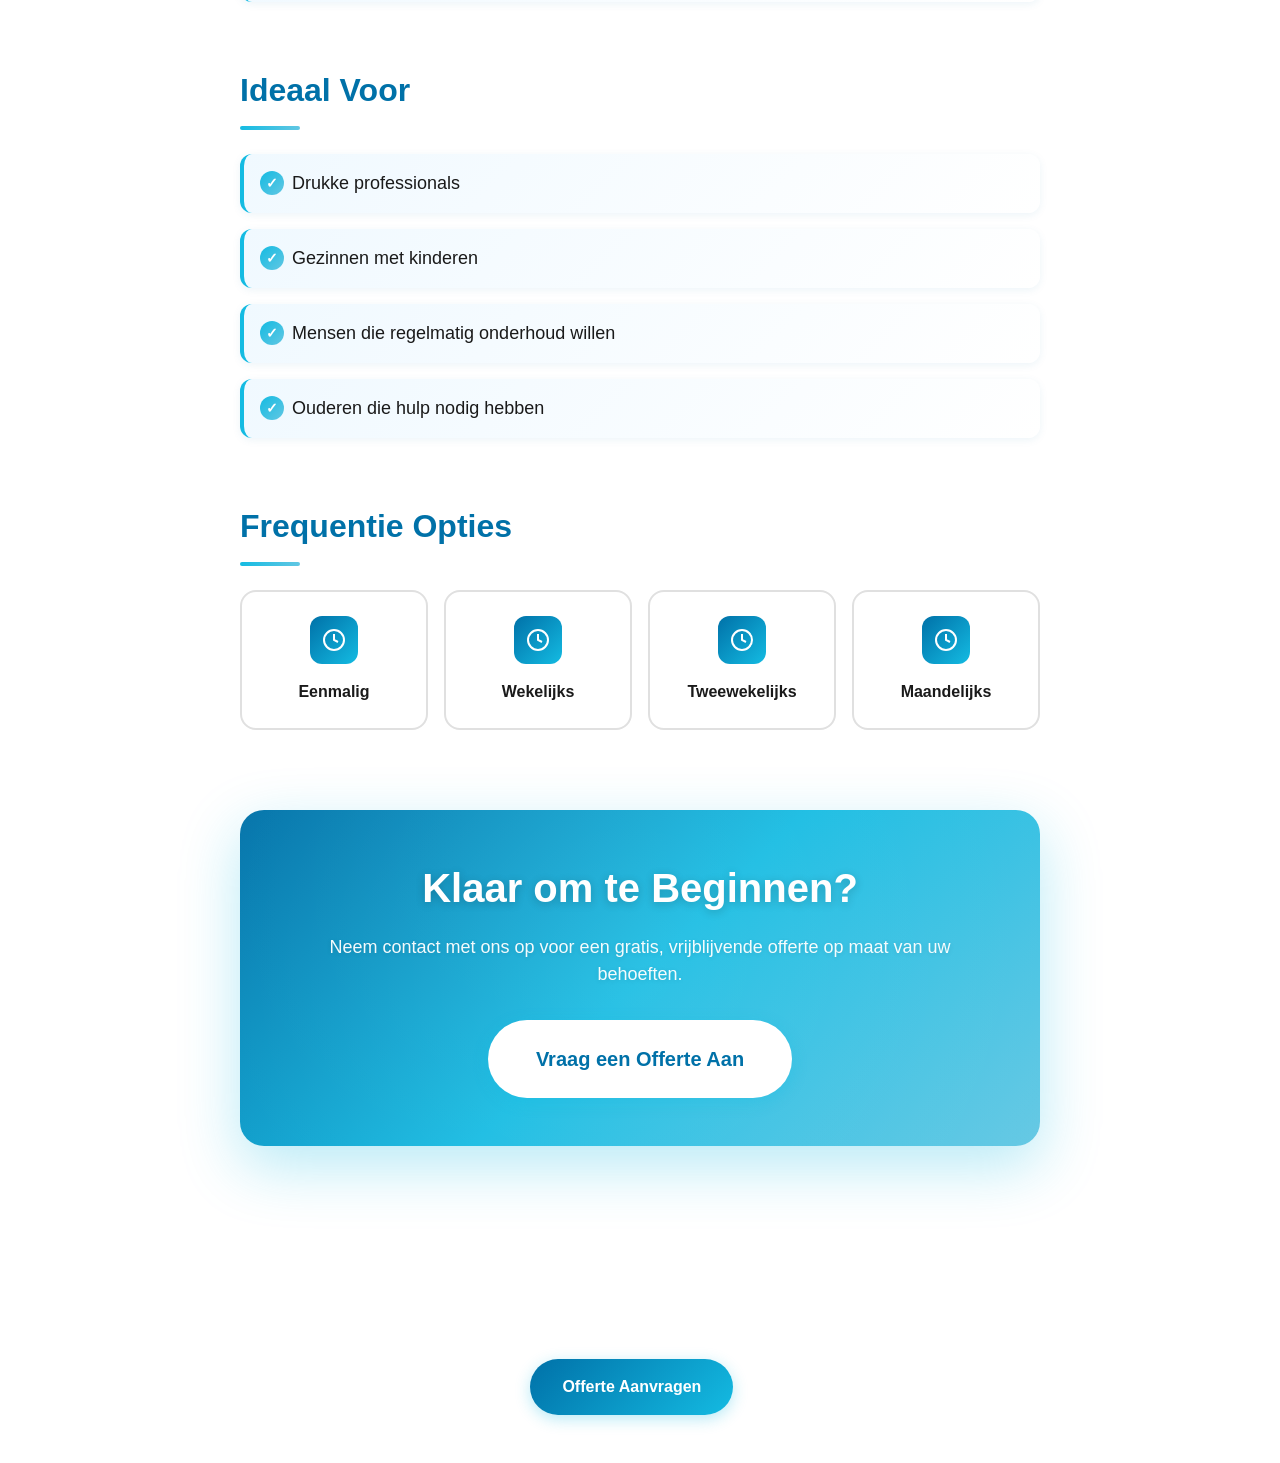
<file: services.html>
<!DOCTYPE html>
<html lang="nl">

<head>
  <meta charset="UTF-8" />
  <meta name="viewport" content="width=device-width, initial-scale=1.0" />
  <title>Services - Crystal Clear</title>
  <link rel="stylesheet" href="styles.css" />
  <link rel="stylesheet" href="services-page.css" />
</head>

<body>
  <nav class="navbar">
    <div class="nav-container">
      <div class="logo">
        <a href="index.html">
          <img src="logo.png" alt="Crystal Clear Cleaning Services" />
        </a>
      </div>
      <ul class="nav-menu">
        <li><a href="index.html#home" class="nav-link" data-lang="nav-home">Home</a></li>
        <li><a href="index.html#services" class="nav-link" data-lang="nav-services">Services</a></li>
        <li><a href="index.html#how-we-work" class="nav-link" data-lang="nav-how-we-work">How We Work</a></li>
        <li><a href="index.html#about" class="nav-link" data-lang="nav-about">About</a></li>
        <li><a href="index.html#quote" class="nav-link" data-lang="nav-contact">Contact</a></li>
      </ul>
      <div class="nav-actions">
        <a href="index.html#quote-form" class="btn btn-primary btn-nav-cta" data-lang="nav-cta">Request Quote</a>
        <div class="lang-toggle-group">
          <button class="lang-flag active" data-lang="nl" aria-label="Nederlands">
            <svg class="flag-icon" viewBox="0 0 900 600" xmlns="http://www.w3.org/2000/svg">
              <rect width="900" height="600" fill="#21468B"/>
              <rect width="900" height="400" fill="#FFF"/>
              <rect width="900" height="200" fill="#AE1C28"/>
            </svg>
          </button>
          <button class="lang-flag" data-lang="en" aria-label="English">
            <svg class="flag-icon" viewBox="0 0 60 30" xmlns="http://www.w3.org/2000/svg">
              <rect width="60" height="30" fill="#012169" />
              <path d="M0,0 L60,30 M60,0 L0,30" stroke="#fff" stroke-width="6" />
              <path d="M0,0 L60,30 M60,0 L0,30" stroke="#C8102E" stroke-width="4" stroke-linecap="round" />
              <path d="M30,0 v30 M0,15 h60" stroke="#fff" stroke-width="10" />
              <path d="M30,0 v30 M0,15 h60" stroke="#C8102E" stroke-width="6" />
            </svg>
          </button>
        </div>
        <button class="mobile-menu-toggle" aria-label="Toggle menu">
          <span></span>
          <span></span>
          <span></span>
        </button>
      </div>
    </div>
  </nav>

  <div class="service-detail-page">
    <section class="service-hero" id="service-hero">
      <div class="service-hero-content">
        <a href="index.html#services" class="back-link">
          <svg viewBox="0 0 24 24" fill="none" stroke="currentColor" stroke-width="2">
            <path d="M19 12H5M12 19l-7-7 7-7"/>
          </svg>
          <span data-lang="back-to-services">Back to Services</span>
        </a>
        <div class="service-icon-large" id="service-icon">
        </div>
        <h1 class="service-hero-title" id="service-title"></h1>
        <p class="service-hero-subtitle" id="service-intro"></p>
      </div>
    </section>

    <section class="service-content">
      <div class="container">
        <div class="service-details">
          <div class="detail-section fade-in">
            <h2 data-lang="what-we-do">What We Do</h2>
            <p id="what-we-do-content"></p>
          </div>

          <div class="detail-section fade-in">
            <h2 data-lang="what-includes">What's Included</h2>
            <ul class="included-list" id="included-list"></ul>
          </div>

          <div class="detail-section fade-in" id="ideal-for-section">
            <h2 data-lang="ideal-for">Ideal For</h2>
            <ul class="ideal-for-list" id="ideal-for-list"></ul>
          </div>

          <div class="detail-section fade-in" id="frequency-section">
            <h2 data-lang="frequency-options">Frequency Options</h2>
            <div class="frequency-grid" id="frequency-grid"></div>
          </div>

          <div class="cta-section">
            <h2 data-lang="ready-to-start">Ready to Get Started?</h2>
            <p data-lang="cta-description">Contact us for a free, no-obligation quote tailored to your needs.</p>
            <a href="index.html#quote-form" class="btn btn-primary btn-xl btn-pulse" data-lang="request-quote">Request a Quote</a>
          </div>
        </div>
      </div>
    </section>
  </div>

  <footer class="footer">
    <div class="container">
      <div class="footer-content">
        <div class="footer-brand">
          <h3>Crystal Clear</h3>
          <p class="footer-service-area" data-lang="footer-service-area">Active in Amsterdam and surrounding areas (Amstelveen, Haarlem, Zaandam, Almere)</p>
        </div>
        <div class="footer-info">
          <a href="mailto:info@crystalclear.nl" class="footer-contact">
            <svg viewBox="0 0 24 24" fill="none" stroke="currentColor" stroke-width="2" aria-hidden="true"><path d="M4 4h16c1.1 0 2 .9 2 2v12c0 1.1-.9 2-2 2H4c-1.1 0-2-.9-2-2V6c0-1.1.9-2 2-2z"></path><polyline points="22,6 12,13 2,6"></polyline></svg>
            info@crystalclear.nl
          </a>
          <a href="https://wa.me/31623497876" target="_blank" rel="noopener" class="footer-contact">
            <svg viewBox="0 0 24 24" fill="none" stroke="currentColor" stroke-width="2" aria-hidden="true"><path d="M22 16.92v3a2 2 0 0 1-2.18 2 19.79 19.79 0 0 1-8.63-3.07 19.5 19.5 0 0 1-6-6 19.79 19.79 0 0 1-3.07-8.67A2 2 0 0 1 4.11 2h3a2 2 0 0 1 2 1.72c.13.96.36 1.9.7 2.81a2 2 0 0 1-.45 2.11L8.09 9.91a16 16 0 0 0 6 6l1.27-1.27a2 2 0 0 1 2.11-.45c.91.34 1.85.57 2.81.7A2 2 0 0 1 22 16.92z"></path></svg>
            +31 6 23 49 78 76
          </a>
          <a href="index.html#quote-form" class="btn btn-primary btn-footer-cta" data-lang="footer-cta">Request Quote</a>
        </div>
        <div class="footer-copyright">
          <p data-lang="footer-copyright">&copy; 2026 Crystal Clear. All rights reserved.</p>
        </div>
      </div>
    </div>
  </footer>

  <a href="https://wa.me/31623497876" target="_blank" rel="noopener" class="whatsapp-float" aria-label="WhatsApp +31 6 23 49 78 76">
    <svg viewBox="0 0 24 24" fill="currentColor" aria-hidden="true"><path d="M17.47 14.38c-.3-.15-1.76-.87-2.03-.97-.27-.1-.47-.15-.67.15-.2.3-.77.97-.94 1.17-.17.2-.35.22-.64.07-.3-.15-1.26-.46-2.4-1.48-.89-.79-1.49-1.77-1.66-2.07-.17-.3-.02-.46.13-.61.13-.13.3-.35.45-.52.15-.17.2-.3.3-.5.1-.2.05-.37-.02-.52-.08-.15-.67-1.61-.92-2.2-.24-.58-.49-.5-.67-.51h-.57c-.2 0-.52.07-.79.37-.27.3-1.04 1.02-1.04 2.48s1.07 2.88 1.21 3.08c.15.2 2.1 3.2 5.08 4.49.71.31 1.26.49 1.69.63.71.23 1.36.2 1.87.12.57-.09 1.76-.72 2.01-1.41.25-.69.25-1.29.17-1.41-.07-.12-.27-.2-.57-.35zM12.04 21.5h-.01a9.43 9.43 0 0 1-4.81-1.32l-.34-.2-3.58.94.96-3.49-.22-.36a9.44 9.44 0 0 1-1.45-5.03c0-5.22 4.25-9.46 9.47-9.46 2.53 0 4.9.99 6.69 2.78a9.4 9.4 0 0 1 2.77 6.69c0 5.22-4.25 9.46-9.46 9.46zm8.05-17.51A11.3 11.3 0 0 0 12.04.66C5.77.66.66 5.76.66 12.04c0 2 .52 3.96 1.52 5.69L.57 23.63l6.04-1.58a11.35 11.35 0 0 0 5.43 1.38h.01c6.27 0 11.38-5.1 11.38-11.38 0-3.04-1.18-5.9-3.34-8.05z"/></svg>
  </a>


  <script type="module" src="services-page.js"></script>
</body>

</html>
</file>
<file: styles.css>
* {
  margin: 0;
  padding: 0;
  box-sizing: border-box;
}

:root {
  --white: #FFFFFF;
  --primary-blue: #0071A8;
  --secondary-blue: #14BBE2;
  --light-blue: #62c7e3;
  --text-dark: #1a1a1a;
  --text-light: #666666;
  --spacing-unit: 8px;

  /* NEW: thinner header + shared brand background */
  --header-height: 76px;
  --brand-gradient: linear-gradient(135deg, var(--secondary-blue) 0%, var(--light-blue) 100%);
}

html {
  scroll-behavior: smooth;
}

body {
  font-family: -apple-system, BlinkMacSystemFont, 'Segoe UI', Roboto, Oxygen, Ubuntu, Cantarell, sans-serif;
  line-height: 1.5;
  color: var(--text-dark);
  background: var(--white);
}

.container {
  max-width: 1200px;
  margin: 0 auto;
  padding: 0 calc(var(--spacing-unit) * 3);
}

/* =========================
   NAVBAR (THINNER)
========================= */

.navbar {
  position: fixed;
  top: 0;
  width: 100%;
  height: var(--header-height);
  background: rgba(255, 255, 255, 0.95);
  backdrop-filter: blur(10px);
  box-shadow: 0 2px 20px rgba(0, 0, 0, 0.05);
  z-index: 1000;
  transition: all 0.3s ease;
  display: flex;
  align-items: center;
}

.nav-container {
  max-width: 1200px;
  width: 100%;
  margin: 0 auto;
  padding: calc(var(--spacing-unit) * 1) calc(var(--spacing-unit) * 3);
  display: flex;
  justify-content: space-between;
  align-items: center;
}

.logo {
  font-size: 1.5rem;
  font-weight: 700;
  color: var(--primary-blue);
  letter-spacing: -0.5px;
  display: flex;
  align-items: center;
}

.logo img {
  height: 56px;
  /* was 130px */
  width: auto;
  display: block;
}

.nav-menu {
  display: flex;
  list-style: none;
  gap: calc(var(--spacing-unit) * 4);
}

.nav-link {
  text-decoration: none;
  color: var(--text-dark);
  font-weight: 500;
  position: relative;
  transition: color 0.3s ease;
}

.nav-link::after {
  content: '';
  position: absolute;
  bottom: -4px;
  left: 0;
  width: 0;
  height: 2px;
  background: var(--secondary-blue);
  transition: width 0.3s ease;
}

.nav-link:hover {
  color: var(--primary-blue);
}

.nav-link:hover::after {
  width: 100%;
}

.nav-actions {
  display: flex;
  align-items: center;
  gap: calc(var(--spacing-unit) * 2);
}

.btn-nav-cta {
  padding: calc(var(--spacing-unit) * 1.75) calc(var(--spacing-unit) * 3.5);
  font-size: 1rem;
  white-space: nowrap;
}

.lang-toggle-group {
  display: flex;
  gap: calc(var(--spacing-unit) * 1);
  align-items: center;
}

.lang-flag {
  background: none;
  border: 2px solid var(--primary-blue);
  border-radius: 8px;
  padding: 6px 10px;
  cursor: pointer;
  transition: all 0.3s ease;
  display: flex;
  align-items: center;
  justify-content: center;
  opacity: 0.5;
}

.lang-flag:hover {
  opacity: 0.8;
  transform: translateY(-2px);
  box-shadow: 0 4px 12px rgba(0, 113, 168, 0.2);
}

.lang-flag.active {
  opacity: 1;
  background: var(--primary-blue);
  box-shadow: 0 4px 12px rgba(0, 113, 168, 0.3);
}

.flag-icon {
  width: 32px;
  height: 20px;
  display: block;
}

.mobile-menu-toggle {
  display: none;
  flex-direction: column;
  gap: 4px;
  background: none;
  border: none;
  cursor: pointer;
  padding: 8px;
}

.mobile-menu-toggle span {
  width: 24px;
  height: 2px;
  background: var(--primary-blue);
  transition: all 0.3s ease;
}

/* =========================
   HERO
========================= */

.hero {
  min-height: 100vh;
  display: flex;
  align-items: center;
  justify-content: center;
  position: relative;
  overflow: hidden;
  background: linear-gradient(135deg, var(--primary-blue) 0%, var(--secondary-blue) 50%, var(--light-blue) 100%);
  padding-top: var(--header-height);
  /* was 80px */
}

.hero-content {
  max-width: 1200px;
  padding: calc(var(--spacing-unit) * 12) calc(var(--spacing-unit) * 3);
  text-align: center;
  position: relative;
  z-index: 2;
  animation: fadeInUp 1s ease-out;
}

@keyframes fadeInUp {
  from {
    opacity: 0;
    transform: translateY(30px);
  }

  to {
    opacity: 1;
    transform: translateY(0);
  }
}

.hero-title {
  font-size: clamp(3rem, 8vw, 6rem);
  font-weight: 800;
  line-height: 1.1;
  margin-bottom: calc(var(--spacing-unit) * 3);
  color: var(--white);
  letter-spacing: -2px;
  text-shadow: 0 4px 20px rgba(0, 0, 0, 0.3);
}

.title-line {
  display: block;
  color: var(--white);
  animation: fadeInUp 1s ease-out backwards;
}

.title-line:nth-child(2) {
  animation-delay: 0.2s;
}

.hero-subtitle {
  font-size: 1.25rem;
  color: rgba(255, 255, 255, 0.95);
  max-width: 600px;
  margin: 0 auto calc(var(--spacing-unit) * 3);
  line-height: 1.8;
  animation: fadeInUp 1s ease-out 0.4s backwards;
  text-shadow: 0 2px 10px rgba(0, 0, 0, 0.2);
}

.hero-cta-box {
  background: rgba(255, 255, 255, 0.15);
  backdrop-filter: blur(10px);
  border-radius: 50px;
  padding: calc(var(--spacing-unit) * 2) calc(var(--spacing-unit) * 4);
  margin: 0 auto calc(var(--spacing-unit) * 4);
  max-width: fit-content;
  border: 1px solid rgba(255, 255, 255, 0.3);
  animation: fadeInUp 1s ease-out 0.5s backwards;
}

.hero-cta-text {
  color: var(--white);
  font-weight: 600;
  font-size: 1rem;
  text-shadow: 0 2px 8px rgba(0, 0, 0, 0.2);
}

.hero-buttons {
  display: flex;
  gap: calc(var(--spacing-unit) * 2);
  justify-content: center;
  flex-wrap: wrap;
  animation: fadeInUp 1s ease-out 0.6s backwards;
}

.btn {
  padding: calc(var(--spacing-unit) * 2) calc(var(--spacing-unit) * 4);
  font-size: 1rem;
  font-weight: 600;
  text-decoration: none;
  border-radius: 50px;
  transition: all 0.3s ease;
  border: none;
  cursor: pointer;
  display: inline-flex;
  align-items: center;
  justify-content: center;
  position: relative;
  overflow: hidden;
}

.btn::before {
  content: '';
  position: absolute;
  top: 50%;
  left: 50%;
  width: 0;
  height: 0;
  border-radius: 50%;
  background: rgba(255, 255, 255, 0.3);
  transform: translate(-50%, -50%);
  transition: width 0.6s ease, height 0.6s ease;
}

.btn:hover::before {
  width: 300px;
  height: 300px;
}

.btn-primary {
  background: linear-gradient(135deg, var(--primary-blue) 0%, var(--secondary-blue) 100%);
  color: var(--white);
  box-shadow: 0 4px 15px rgba(20, 187, 226, 0.3);
}

.btn-primary:hover {
  transform: translateY(-2px);
  box-shadow: 0 6px 20px rgba(20, 187, 226, 0.4);
}

.btn-secondary {
  background: var(--white);
  color: var(--primary-blue);
  border: 2px solid var(--white);
}

.btn-secondary:hover {
  background: rgba(255, 255, 255, 0.2);
  color: var(--white);
  transform: translateY(-2px);
  backdrop-filter: blur(10px);
}

.hero-decorations {
  position: absolute;
  width: 100%;
  height: 100%;
  top: 0;
  left: 0;
  z-index: 1;
  pointer-events: none;
}

.decoration {
  position: absolute;
  border-radius: 50%;
  opacity: 0.2;
  animation: float 20s infinite ease-in-out;
}

.decoration-1 {
  width: 400px;
  height: 400px;
  background: rgba(255, 255, 255, 0.3);
  top: -10%;
  right: -5%;
  animation-delay: 0s;
}

.decoration-2 {
  width: 350px;
  height: 350px;
  background: rgba(255, 255, 255, 0.2);
  bottom: 10%;
  left: -5%;
  animation-delay: 7s;
}

.decoration-3 {
  width: 250px;
  height: 250px;
  background: rgba(255, 255, 255, 0.25);
  top: 40%;
  right: 20%;
  animation-delay: 14s;
}

@keyframes float {

  0%,
  100% {
    transform: translate(0, 0) rotate(0deg);
  }

  33% {
    transform: translate(30px, -30px) rotate(120deg);
  }

  66% {
    transform: translate(-20px, 20px) rotate(240deg);
  }
}

/* =========================
   SERVICES
========================= */

.services {
  padding: calc(var(--spacing-unit) * 12) 0;
  background: linear-gradient(180deg, #f0f9ff 0%, var(--white) 100%);
}

.section-title {
  font-size: clamp(2.5rem, 5vw, 3.5rem);
  font-weight: 700;
  text-align: center;
  margin-bottom: calc(var(--spacing-unit) * 2);
  color: var(--primary-blue);
  letter-spacing: -1px;
}

.section-subtitle {
  font-size: 1.125rem;
  color: var(--text-dark);
  text-align: center;
  max-width: 600px;
  margin: 0 auto calc(var(--spacing-unit) * 8);
  line-height: 1.8;
}

.services-grid {
  display: grid;
  grid-template-columns: repeat(auto-fit, minmax(280px, 1fr));
  gap: calc(var(--spacing-unit) * 4);
}

.service-card-link {
  text-decoration: none;
  display: block;
}

.service-card {
  background: var(--white);
  padding: calc(var(--spacing-unit) * 4);
  border-radius: 20px;
  box-shadow: 0 8px 30px rgba(0, 113, 168, 0.15);
  transition: all 0.3s ease;
  border: 2px solid transparent;
  position: relative;
  overflow: hidden;
  cursor: pointer;
  height: 100%;
  display: flex;
  flex-direction: column;
}

.service-card:hover {
  transform: translateY(-12px);
  box-shadow: 0 20px 60px rgba(20, 187, 226, 0.3);
  border-color: var(--secondary-blue);
  background: linear-gradient(135deg, var(--white) 0%, rgba(20, 187, 226, 0.05) 100%);
}

.service-card-arrow {
  margin-top: auto;
  padding-top: calc(var(--spacing-unit) * 2);
  display: flex;
  align-items: center;
  justify-content: flex-end;
  opacity: 0;
  transform: translateX(-10px);
  transition: all 0.3s ease;
}

.service-card-arrow svg {
  width: 24px;
  height: 24px;
  color: var(--secondary-blue);
}

.service-card:hover .service-card-arrow {
  opacity: 1;
  transform: translateX(0);
}

.service-icon {
  width: 70px;
  height: 70px;
  background: linear-gradient(135deg, var(--primary-blue) 0%, var(--secondary-blue) 50%, var(--light-blue) 100%);
  border-radius: 16px;
  display: flex;
  align-items: center;
  justify-content: center;
  margin-bottom: calc(var(--spacing-unit) * 3);
  transition: all 0.3s ease;
  box-shadow: 0 8px 20px rgba(20, 187, 226, 0.4);
}

.service-card:hover .service-icon {
  transform: scale(1.15) rotate(8deg);
  box-shadow: 0 12px 30px rgba(20, 187, 226, 0.6);
}

.service-icon svg {
  width: 30px;
  height: 30px;
  color: var(--white);
}

.service-title {
  font-size: 1.5rem;
  font-weight: 600;
  margin-bottom: calc(var(--spacing-unit) * 2);
  color: var(--text-dark);
}

.service-description {
  color: var(--text-light);
  margin-bottom: calc(var(--spacing-unit) * 3);
  line-height: 1.6;
}

.service-features {
  list-style: none;
  padding: 0;
}

.service-features li {
  padding: calc(var(--spacing-unit) * 1) 0;
  color: var(--text-light);
  position: relative;
  padding-left: calc(var(--spacing-unit) * 3);
}

.service-features li::before {
  content: '✓';
  position: absolute;
  left: 0;
  color: var(--secondary-blue);
  font-weight: bold;
}

/* =========================
   HOW WE WORK
========================= */

.how-we-work {
  padding: calc(var(--spacing-unit) * 12) 0;
  background: linear-gradient(180deg, var(--white) 0%, #f0f9ff 100%);
}

.steps-grid {
  display: grid;
  grid-template-columns: repeat(auto-fit, minmax(250px, 1fr));
  gap: calc(var(--spacing-unit) * 4);
  margin: calc(var(--spacing-unit) * 6) 0;
}

.step-card {
  background: var(--white);
  padding: calc(var(--spacing-unit) * 4);
  border-radius: 20px;
  box-shadow: 0 8px 30px rgba(0, 113, 168, 0.1);
  transition: all 0.3s ease;
  border: 2px solid transparent;
  position: relative;
}

.step-card:hover {
  transform: translateY(-8px);
  border-color: var(--secondary-blue);
  box-shadow: 0 12px 40px rgba(20, 187, 226, 0.25);
}

.step-number {
  width: 60px;
  height: 60px;
  background: linear-gradient(135deg, var(--primary-blue) 0%, var(--secondary-blue) 100%);
  color: var(--white);
  font-size: 2rem;
  font-weight: 700;
  border-radius: 50%;
  display: flex;
  align-items: center;
  justify-content: center;
  margin-bottom: calc(var(--spacing-unit) * 3);
  box-shadow: 0 8px 20px rgba(20, 187, 226, 0.3);
}

.step-title {
  font-size: 1.25rem;
  font-weight: 600;
  color: var(--text-dark);
  margin-bottom: calc(var(--spacing-unit) * 2);
}

.step-description {
  color: var(--text-light);
  line-height: 1.6;
}

.process-tagline {
  text-align: center;
  font-size: 1.25rem;
  font-weight: 600;
  color: var(--primary-blue);
  margin-top: calc(var(--spacing-unit) * 4);
}

/* =========================
   FINAL CTA
========================= */

.final-cta {
  padding: calc(var(--spacing-unit) * 12) 0;
  background: linear-gradient(180deg, #f0f9ff 0%, var(--white) 100%);
}

.final-cta-content {
  text-align: center;
  max-width: 800px;
  margin: 0 auto;
  padding: calc(var(--spacing-unit) * 8);
  background: var(--white);
  border-radius: 24px;
  box-shadow: 0 20px 60px rgba(0, 113, 168, 0.15);
  border: 2px solid var(--secondary-blue);
}

.final-cta-title {
  font-size: clamp(2rem, 4vw, 3rem);
  font-weight: 700;
  color: var(--primary-blue);
  margin-bottom: calc(var(--spacing-unit) * 2);
  line-height: 1.2;
}

.final-cta-subtitle {
  font-size: 1.25rem;
  color: var(--text-dark);
  margin-bottom: calc(var(--spacing-unit) * 4);
  font-weight: 500;
}

.btn-large {
  padding: calc(var(--spacing-unit) * 2.5) calc(var(--spacing-unit) * 5);
  font-size: 1.125rem;
}

.final-cta-response {
  margin-top: calc(var(--spacing-unit) * 3);
  color: var(--text-light);
  font-weight: 600;
}

/* =========================
   ABOUT (SHARED BG)
========================= */

.about {
  padding: calc(var(--spacing-unit) * 12) 0;
  background: var(--brand-gradient);
  background-attachment: fixed;
  /* makes footer feel like same section */
  color: var(--white);
}

.about-content {
  display: grid;
  grid-template-columns: repeat(auto-fit, minmax(300px, 1fr));
  gap: calc(var(--spacing-unit) * 8);
  align-items: center;
}

.about-image {
  position: relative;
}

.team-photo {
  width: 100%;
  height: auto;
  border-radius: 24px;
  box-shadow: 0 20px 60px rgba(0, 0, 0, 0.2);
  border: 2px solid rgba(255, 255, 255, 0.3);
  object-fit: cover;
}

.about-text {
  text-align: left;
}

.about .section-title {
  color: var(--white);
  text-shadow: 0 2px 10px rgba(0, 0, 0, 0.2);
}

.about-description {
  font-size: 1.125rem;
  line-height: 1.8;
  color: rgba(255, 255, 255, 0.95);
  margin-bottom: calc(var(--spacing-unit) * 3);
  text-shadow: 0 1px 5px rgba(0, 0, 0, 0.1);
}

.about-stats {
  display: grid;
  grid-template-columns: repeat(3, 1fr);
  gap: calc(var(--spacing-unit) * 4);
  margin-top: calc(var(--spacing-unit) * 6);
}

.stat-item {
  text-align: center;
  padding: calc(var(--spacing-unit) * 3);
  background: var(--white);
  border-radius: 16px;
  box-shadow: 0 4px 20px rgba(0, 0, 0, 0.05);
  transition: all 0.3s ease;
}

.stat-item:hover {
  transform: translateY(-8px) scale(1.05);
  box-shadow: 0 12px 40px rgba(20, 187, 226, 0.3);
}

.stat-number {
  font-size: 2.5rem;
  font-weight: 700;
  color: var(--primary-blue);
  margin-bottom: calc(var(--spacing-unit) * 1);
}

.stat-label {
  color: var(--text-dark);
  font-size: 0.875rem;
  font-weight: 600;
}

/* =========================
   FOOTER (SAME AS ABOVE)
========================= */

.footer {
  background: var(--brand-gradient);
  background-attachment: fixed;
  /* same “canvas” as About */
  color: var(--white);
  padding: calc(var(--spacing-unit) * 6) 0;

  /* helps hide any tiny seam */
  margin-top: -1px;
}

.footer-content {
  display: flex;
  justify-content: space-between;
  align-items: center;
  flex-wrap: wrap;
  gap: calc(var(--spacing-unit) * 3);
}

.footer-brand h3 {
  font-size: 1.5rem;
  margin-bottom: calc(var(--spacing-unit) * 1);
}

.footer-brand p {
  opacity: 0.7;
  font-size: 0.9rem;
}

.footer-service-area {
  max-width: 300px;
  margin-top: calc(var(--spacing-unit) * 2);
  line-height: 1.6;
}

.footer-info {
  display: flex;
  flex-direction: column;
  gap: calc(var(--spacing-unit) * 2);
  align-items: center;
}

.footer-contact {
  display: inline-flex;
  align-items: center;
  gap: calc(var(--spacing-unit) * 1);
  color: var(--white);
  text-decoration: none;
  font-weight: 600;
  font-size: 1.125rem;
  transition: opacity 0.3s ease;
}

.footer-contact:hover {
  opacity: 0.8;
}

.btn-footer-cta {
  padding: calc(var(--spacing-unit) * 2) calc(var(--spacing-unit) * 4);
  font-size: 1rem;
}

.footer-copyright p {
  opacity: 0.7;
  font-size: 0.9rem;
}

/* =========================
   RESPONSIVE
========================= */

@media (max-width: 768px) {
  .nav-menu {
    position: fixed;
    top: var(--header-height);
    left: -100%;
    width: 100%;
    height: calc(100vh - var(--header-height));
    background: var(--white);
    flex-direction: column;
    align-items: center;
    padding: calc(var(--spacing-unit) * 4) 0;
    box-shadow: 0 4px 20px rgba(0, 0, 0, 0.1);
    transition: left 0.3s ease;
    z-index: 999;
    overflow-y: auto;
  }

  .nav-menu.active {
    left: 0;
  }

  .nav-menu li {
    width: 100%;
    text-align: center;
    padding: calc(var(--spacing-unit) * 2) 0;
  }

  .nav-link {
    font-size: 1.25rem;
    display: block;
    padding: calc(var(--spacing-unit) * 2);
  }

  .mobile-menu-toggle {
    display: flex;
    z-index: 1001;
  }

  .mobile-menu-toggle.active span:nth-child(1) {
    transform: rotate(45deg) translate(5px, 5px);
  }

  .mobile-menu-toggle.active span:nth-child(2) {
    opacity: 0;
  }

  .mobile-menu-toggle.active span:nth-child(3) {
    transform: rotate(-45deg) translate(7px, -6px);
  }

  .hero-title {
    font-size: 2.5rem;
  }

  .hero-subtitle {
    font-size: 1rem;
    padding: 0 calc(var(--spacing-unit) * 2);
  }

  .btn-nav-cta {
    display: none;
  }

  .services-grid {
    grid-template-columns: 1fr;
  }

  .steps-grid {
    grid-template-columns: 1fr;
  }

  .final-cta-content {
    padding: calc(var(--spacing-unit) * 4);
  }

  .about-content {
    grid-template-columns: 1fr;
    gap: calc(var(--spacing-unit) * 4);
  }

  .about-text {
    text-align: center;
  }

  .footer-content {
    flex-direction: column;
    text-align: center;
  }

  .footer-info {
    width: 100%;
  }

  .footer-service-area {
    max-width: 100%;
  }

  .logo img {
    height: 48px;
  }

  .nav-container {
    padding: calc(var(--spacing-unit) * 1) calc(var(--spacing-unit) * 2);
  }

  .section-title {
    font-size: 2rem;
  }

  .section-subtitle {
    font-size: 1rem;
    padding: 0 calc(var(--spacing-unit) * 2);
  }

  .about,
  .footer {
    background-attachment: scroll;
  }
}

@media (max-width: 480px) {
  .hero-buttons {
    flex-direction: column;
    width: 100%;
  }

  .btn {
    width: 100%;
  }
}

/* =========================
   SHARED: EYEBROW, OFFSETS, BIG BUTTONS
========================= */

section[id] {
  scroll-margin-top: var(--header-height);
}

.section-eyebrow {
  display: table;
  margin: 0 auto calc(var(--spacing-unit) * 2);
  padding: calc(var(--spacing-unit) * 0.75) calc(var(--spacing-unit) * 2);
  border-radius: 50px;
  background: rgba(20, 187, 226, 0.12);
  color: var(--primary-blue);
  font-size: 0.8rem;
  font-weight: 700;
  letter-spacing: 1.5px;
  text-transform: uppercase;
}

.section-eyebrow-light {
  background: rgba(255, 255, 255, 0.18);
  color: var(--white);
}

.btn-xl {
  padding: calc(var(--spacing-unit) * 3) calc(var(--spacing-unit) * 6);
  font-size: 1.25rem;
  font-weight: 700;
}

.btn-pulse {
  animation: ctaPulse 2.6s ease-in-out infinite;
}

.btn-pulse:hover {
  animation-play-state: paused;
}

@keyframes ctaPulse {
  0%, 100% {
    box-shadow: 0 4px 15px rgba(20, 187, 226, 0.3), 0 0 0 0 rgba(20, 187, 226, 0.45);
  }

  50% {
    box-shadow: 0 6px 20px rgba(20, 187, 226, 0.4), 0 0 0 14px rgba(20, 187, 226, 0);
  }
}

.hero .btn-pulse {
  animation-name: ctaPulseLight;
}

@keyframes ctaPulseLight {
  0%, 100% {
    box-shadow: 0 4px 15px rgba(0, 0, 0, 0.15), 0 0 0 0 rgba(255, 255, 255, 0.55);
  }

  50% {
    box-shadow: 0 6px 20px rgba(0, 0, 0, 0.2), 0 0 0 16px rgba(255, 255, 255, 0);
  }
}

/* =========================
   SCROLL PROGRESS + NAV STATE
========================= */

.scroll-progress {
  position: fixed;
  top: 0;
  left: 0;
  width: 100%;
  height: 3px;
  background: linear-gradient(90deg, var(--primary-blue), var(--secondary-blue), var(--light-blue));
  transform-origin: 0 50%;
  transform: scaleX(0);
  z-index: 1100;
  pointer-events: none;
}

.navbar.scrolled {
  background: rgba(255, 255, 255, 0.98);
  box-shadow: 0 6px 30px rgba(0, 113, 168, 0.12);
}

.nav-link.active {
  color: var(--primary-blue);
}

.nav-link.active::after {
  width: 100%;
}

/* =========================
   HERO SPARKLES
========================= */

.sparkle {
  position: absolute;
  width: 14px;
  height: 14px;
  background: var(--white);
  clip-path: polygon(50% 0%, 61% 39%, 100% 50%, 61% 61%, 50% 100%, 39% 61%, 0% 50%, 39% 39%);
  opacity: 0;
  animation: sparkle 4s ease-in-out infinite;
}

.sparkle-1 { top: 22%; left: 14%; animation-delay: 0s; }
.sparkle-2 { top: 30%; right: 16%; width: 20px; height: 20px; animation-delay: 1.2s; }
.sparkle-3 { bottom: 24%; left: 24%; width: 10px; height: 10px; animation-delay: 2.1s; }
.sparkle-4 { bottom: 18%; right: 26%; animation-delay: 0.6s; }
.sparkle-5 { top: 60%; left: 8%; width: 18px; height: 18px; animation-delay: 2.8s; }

@keyframes sparkle {
  0%, 100% {
    opacity: 0;
    transform: scale(0.3) rotate(0deg);
  }

  50% {
    opacity: 0.9;
    transform: scale(1) rotate(90deg);
  }
}

/* =========================
   BENEFIT MARQUEE
========================= */

.benefit-marquee {
  background: var(--primary-blue);
  color: var(--white);
  overflow: hidden;
  padding: calc(var(--spacing-unit) * 2) 0;
}

.benefit-marquee-track {
  display: flex;
  width: max-content;
  animation: marquee 40s linear infinite;
}

.benefit-marquee:hover .benefit-marquee-track {
  animation-play-state: paused;
}

.benefit-marquee-list {
  display: flex;
  list-style: none;
  flex-shrink: 0;
}

.benefit-marquee-list li {
  display: flex;
  align-items: center;
  font-weight: 600;
  font-size: 1.05rem;
  white-space: nowrap;
  padding-right: calc(var(--spacing-unit) * 6);
}

.benefit-marquee-list li::before {
  content: '✓';
  display: inline-flex;
  align-items: center;
  justify-content: center;
  width: 24px;
  height: 24px;
  margin-right: calc(var(--spacing-unit) * 1.5);
  border-radius: 50%;
  background: var(--secondary-blue);
  font-size: 0.8rem;
}

@keyframes marquee {
  from { transform: translateX(0); }
  to { transform: translateX(-50%); }
}

/* =========================
   WHY CHOOSE US (SHOWCASE)
========================= */

.why-choose-us {
  padding: calc(var(--spacing-unit) * 12) 0;
  background: linear-gradient(180deg, var(--white) 0%, #f0f9ff 100%);
}

.why-showcase {
  display: grid;
  grid-template-columns: minmax(260px, 1fr) 2fr;
  gap: calc(var(--spacing-unit) * 4);
  align-items: stretch;
}

.why-tabs {
  display: flex;
  flex-direction: column;
  gap: calc(var(--spacing-unit) * 1.5);
}

.why-tab {
  position: relative;
  display: flex;
  align-items: center;
  gap: calc(var(--spacing-unit) * 2);
  width: 100%;
  padding: calc(var(--spacing-unit) * 2.5) calc(var(--spacing-unit) * 3);
  border: 2px solid transparent;
  border-radius: 16px;
  background: var(--white);
  box-shadow: 0 4px 20px rgba(0, 113, 168, 0.08);
  font: inherit;
  text-align: left;
  color: var(--text-dark);
  cursor: pointer;
  overflow: hidden;
  transition: all 0.3s ease;
}

.why-tab:hover {
  transform: translateX(6px);
  border-color: rgba(20, 187, 226, 0.4);
}

.why-tab.active {
  background: linear-gradient(135deg, var(--primary-blue) 0%, var(--secondary-blue) 100%);
  color: var(--white);
  box-shadow: 0 12px 30px rgba(20, 187, 226, 0.35);
  transform: translateX(10px);
}

.why-tab-num {
  font-size: 1.5rem;
  font-weight: 800;
  color: var(--secondary-blue);
  min-width: 36px;
  transition: color 0.3s ease;
}

.why-tab.active .why-tab-num {
  color: rgba(255, 255, 255, 0.7);
}

.why-tab-label {
  font-weight: 600;
  font-size: 1.05rem;
  line-height: 1.3;
}

.why-tab-progress {
  position: absolute;
  left: 0;
  bottom: 0;
  width: 100%;
  height: 4px;
  background: transparent;
}

.why-tab-progress span {
  display: block;
  height: 100%;
  width: 100%;
  background: rgba(255, 255, 255, 0.85);
  transform: scaleX(0);
  transform-origin: 0 50%;
}

.why-showcase.in-view:not(.user-controlled) .why-tab.active .why-tab-progress span {
  animation: whyProgress 6s linear forwards;
}

.why-showcase:hover .why-tab.active .why-tab-progress span {
  animation-play-state: paused;
}

@keyframes whyProgress {
  from { transform: scaleX(0); }
  to { transform: scaleX(1); }
}

.why-panels {
  position: relative;
  display: grid;
}

.why-panel {
  grid-area: 1 / 1;
  display: grid;
  grid-template-columns: minmax(200px, 0.8fr) 1.4fr;
  background: var(--white);
  border-radius: 24px;
  overflow: hidden;
  box-shadow: 0 20px 60px rgba(0, 113, 168, 0.15);
  opacity: 0;
  visibility: hidden;
  transform: translateY(20px) scale(0.98);
  transition: opacity 0.5s ease, transform 0.5s ease, visibility 0.5s;
}

.why-panel.active {
  opacity: 1;
  visibility: visible;
  transform: none;
}

.why-panel-highlight {
  position: relative;
  display: flex;
  flex-direction: column;
  justify-content: center;
  align-items: center;
  text-align: center;
  padding: calc(var(--spacing-unit) * 5) calc(var(--spacing-unit) * 3);
  background: linear-gradient(135deg, var(--primary-blue) 0%, var(--secondary-blue) 60%, var(--light-blue) 100%);
  color: var(--white);
  overflow: hidden;
}

.why-panel-highlight::before,
.why-panel-highlight::after {
  content: '';
  position: absolute;
  border-radius: 50%;
  background: rgba(255, 255, 255, 0.12);
  animation: float 16s infinite ease-in-out;
}

.why-panel-highlight::before {
  width: 220px;
  height: 220px;
  top: -80px;
  right: -80px;
}

.why-panel-highlight::after {
  width: 140px;
  height: 140px;
  bottom: -50px;
  left: -40px;
  animation-delay: 5s;
}

.why-highlight-value {
  position: relative;
  font-size: clamp(3.5rem, 7vw, 5.5rem);
  font-weight: 800;
  line-height: 1;
  letter-spacing: -2px;
  text-shadow: 0 4px 20px rgba(0, 0, 0, 0.15);
}

.why-highlight-label {
  position: relative;
  margin-top: calc(var(--spacing-unit) * 1);
  font-weight: 600;
  font-size: 1rem;
  opacity: 0.95;
}

.why-panel-icon {
  position: relative;
  width: 56px;
  height: 56px;
  margin-top: calc(var(--spacing-unit) * 3);
  border-radius: 14px;
  background: rgba(255, 255, 255, 0.2);
  display: flex;
  align-items: center;
  justify-content: center;
}

.why-panel.active .why-panel-icon {
  animation: iconPop 0.6s ease 0.2s backwards;
}

@keyframes iconPop {
  from {
    transform: scale(0.4) rotate(-20deg);
    opacity: 0;
  }
}

.why-panel-icon svg {
  width: 28px;
  height: 28px;
}

.why-panel-body {
  padding: calc(var(--spacing-unit) * 5);
  display: flex;
  flex-direction: column;
  justify-content: center;
}

.why-panel-body h3 {
  font-size: 1.6rem;
  line-height: 1.25;
  color: var(--primary-blue);
  margin-bottom: calc(var(--spacing-unit) * 2);
}

.why-panel-body p {
  color: var(--text-light);
  font-size: 1.05rem;
  line-height: 1.7;
  margin-bottom: calc(var(--spacing-unit) * 3);
}

.why-points {
  list-style: none;
  display: grid;
  gap: calc(var(--spacing-unit) * 1.5);
}

.why-points li {
  position: relative;
  padding-left: calc(var(--spacing-unit) * 4);
  font-weight: 600;
  color: var(--text-dark);
}

.why-points li::before {
  content: '✓';
  position: absolute;
  left: 0;
  top: 0;
  width: 22px;
  height: 22px;
  border-radius: 50%;
  background: rgba(20, 187, 226, 0.15);
  color: var(--primary-blue);
  font-size: 0.75rem;
  display: flex;
  align-items: center;
  justify-content: center;
}

.why-panel.active .why-points li {
  animation: fadeInUp 0.5s ease backwards;
}

.why-panel.active .why-points li:nth-child(2) { animation-delay: 0.1s; }
.why-panel.active .why-points li:nth-child(3) { animation-delay: 0.2s; }

/* =========================
   BENEFITS (WHAT YOU GET)
========================= */

.benefits {
  padding: calc(var(--spacing-unit) * 12) 0;
  background: linear-gradient(135deg, var(--primary-blue) 0%, var(--secondary-blue) 100%);
  color: var(--white);
  position: relative;
  overflow: hidden;
}

.benefits .section-title {
  color: var(--white);
  text-shadow: 0 2px 10px rgba(0, 0, 0, 0.2);
}

.benefits .section-subtitle {
  color: rgba(255, 255, 255, 0.95);
  margin-bottom: calc(var(--spacing-unit) * 6);
}

.benefits-grid {
  display: grid;
  grid-template-columns: repeat(4, 1fr);
  gap: calc(var(--spacing-unit) * 3);
}

.benefit-card {
  padding: calc(var(--spacing-unit) * 3.5) calc(var(--spacing-unit) * 3);
  background: rgba(255, 255, 255, 0.1);
  backdrop-filter: blur(10px);
  border: 2px solid rgba(255, 255, 255, 0.2);
  border-radius: 20px;
  transform: perspective(800px) rotateX(var(--tilt-x, 0deg)) rotateY(var(--tilt-y, 0deg));
  transition: transform 0.2s ease, background 0.3s ease, border-color 0.3s ease, box-shadow 0.3s ease;
}

.benefit-card:hover {
  background: rgba(255, 255, 255, 0.18);
  border-color: rgba(255, 255, 255, 0.5);
  box-shadow: 0 16px 40px rgba(0, 0, 0, 0.18);
}

.benefit-icon {
  width: 56px;
  height: 56px;
  border-radius: 14px;
  background: var(--white);
  color: var(--primary-blue);
  display: flex;
  align-items: center;
  justify-content: center;
  margin-bottom: calc(var(--spacing-unit) * 2.5);
  transition: transform 0.3s ease;
}

.benefit-card:hover .benefit-icon {
  transform: scale(1.1) rotate(-6deg);
}

.benefit-icon svg {
  width: 26px;
  height: 26px;
}

.benefit-card h3 {
  font-size: 1.2rem;
  margin-bottom: calc(var(--spacing-unit) * 1);
}

.benefit-card p {
  color: rgba(255, 255, 255, 0.92);
  line-height: 1.6;
}

.benefit-card-cta {
  background: var(--white);
  color: var(--text-dark);
  border-color: var(--white);
}

.benefit-card-cta:hover {
  background: var(--white);
}

.benefit-card-cta .benefit-icon {
  background: linear-gradient(135deg, var(--primary-blue) 0%, var(--secondary-blue) 100%);
  color: var(--white);
}

.benefit-card-cta h3 {
  color: var(--primary-blue);
}

.benefit-card-cta p {
  color: var(--text-light);
  margin-bottom: calc(var(--spacing-unit) * 2);
}

.benefit-card-cta .btn-secondary {
  background: linear-gradient(135deg, var(--primary-blue) 0%, var(--secondary-blue) 100%);
  color: var(--white);
  border: none;
  width: 100%;
}

/* =========================
   CONTACT CARDS
========================= */

.final-cta-content .section-eyebrow {
  margin-bottom: calc(var(--spacing-unit) * 2);
}

.final-cta-content {
  max-width: 960px;
}

.contact-cards {
  display: grid;
  grid-template-columns: repeat(3, 1fr);
  gap: calc(var(--spacing-unit) * 2);
  margin-top: calc(var(--spacing-unit) * 5);
  text-align: left;
}

.contact-card {
  display: flex;
  align-items: center;
  gap: calc(var(--spacing-unit) * 1.5);
  padding: calc(var(--spacing-unit) * 2);
  border-radius: 16px;
  background: #f0f9ff;
  border: 2px solid transparent;
  text-decoration: none;
  color: var(--text-dark);
  transition: all 0.3s ease;
  min-width: 0;
}

a.contact-card:hover {
  transform: translateY(-4px);
  border-color: var(--secondary-blue);
  box-shadow: 0 10px 30px rgba(20, 187, 226, 0.25);
}

.contact-card-icon {
  flex-shrink: 0;
  width: 44px;
  height: 44px;
  border-radius: 12px;
  background: linear-gradient(135deg, var(--primary-blue) 0%, var(--secondary-blue) 100%);
  color: var(--white);
  display: flex;
  align-items: center;
  justify-content: center;
}

.contact-card-icon-whatsapp {
  background: #25D366;
}

.contact-card-icon svg {
  width: 22px;
  height: 22px;
}

.contact-card-text {
  display: flex;
  flex-direction: column;
  min-width: 0;
}

.contact-card-label {
  font-size: 0.8rem;
  color: var(--text-light);
  font-weight: 600;
}

.contact-card-value {
  font-weight: 700;
  color: var(--primary-blue);
  overflow-wrap: anywhere;
}

/* =========================
   FLOATING WHATSAPP
========================= */

.whatsapp-float {
  position: fixed;
  right: 24px;
  bottom: 24px;
  width: 60px;
  height: 60px;
  border-radius: 50%;
  background: #25D366;
  color: var(--white);
  display: flex;
  align-items: center;
  justify-content: center;
  box-shadow: 0 8px 25px rgba(37, 211, 102, 0.45);
  z-index: 900;
  transition: transform 0.3s ease;
  animation: floatBob 3s ease-in-out infinite;
}

.whatsapp-float:hover {
  transform: scale(1.1);
}

.whatsapp-float svg {
  width: 32px;
  height: 32px;
}

@keyframes floatBob {
  0%, 100% { translate: 0 0; }
  50% { translate: 0 -6px; }
}

/* =========================
   QUOTE MODAL
========================= */

.quote-modal {
  position: fixed;
  inset: 0;
  z-index: 2000;
  display: flex;
  align-items: center;
  justify-content: center;
  padding: calc(var(--spacing-unit) * 2);
}

.quote-modal[hidden] {
  display: none;
}

.quote-modal-backdrop {
  position: absolute;
  inset: 0;
  background: rgba(0, 40, 60, 0.55);
  backdrop-filter: blur(4px);
  opacity: 0;
  transition: opacity 0.25s ease;
}

.quote-modal-dialog {
  position: relative;
  width: 100%;
  max-width: 620px;
  max-height: calc(100vh - 32px);
  overflow-y: auto;
  background: var(--white);
  border-radius: 24px;
  padding: calc(var(--spacing-unit) * 5);
  box-shadow: 0 30px 80px rgba(0, 0, 0, 0.3);
  opacity: 0;
  transform: translateY(24px) scale(0.97);
  transition: opacity 0.25s ease, transform 0.25s ease;
}

.quote-modal.open .quote-modal-backdrop,
.quote-modal.open .quote-modal-dialog {
  opacity: 1;
  transform: none;
}

.quote-modal-close {
  position: absolute;
  top: 16px;
  right: 16px;
  width: 40px;
  height: 40px;
  border: none;
  border-radius: 50%;
  background: #f0f9ff;
  color: var(--primary-blue);
  font-size: 1.6rem;
  line-height: 1;
  cursor: pointer;
  transition: all 0.2s ease;
}

.quote-modal-close:hover {
  background: var(--secondary-blue);
  color: var(--white);
  transform: rotate(90deg);
}

.quote-modal-title {
  font-size: 1.8rem;
  color: var(--primary-blue);
  margin-bottom: calc(var(--spacing-unit) * 1);
  padding-right: calc(var(--spacing-unit) * 5);
}

.quote-modal-intro {
  color: var(--text-light);
  margin-bottom: calc(var(--spacing-unit) * 3);
}

.quote-form {
  display: grid;
  gap: calc(var(--spacing-unit) * 2);
}

.quote-form-row {
  display: grid;
  grid-template-columns: 1fr 1fr;
  gap: calc(var(--spacing-unit) * 2);
}

.quote-form label {
  display: flex;
  flex-direction: column;
  gap: calc(var(--spacing-unit) * 0.75);
  font-size: 0.9rem;
  font-weight: 600;
  color: var(--text-dark);
}

.quote-form input,
.quote-form select,
.quote-form textarea {
  font: inherit;
  font-weight: 400;
  padding: calc(var(--spacing-unit) * 1.5);
  border: 2px solid #d9eef7;
  border-radius: 12px;
  background: var(--white);
  color: var(--text-dark);
  transition: border-color 0.2s ease, box-shadow 0.2s ease;
}

.quote-form textarea {
  resize: vertical;
}

.quote-form input:focus,
.quote-form select:focus,
.quote-form textarea:focus {
  outline: none;
  border-color: var(--secondary-blue);
  box-shadow: 0 0 0 4px rgba(20, 187, 226, 0.15);
}

.quote-form-error {
  color: #c62828;
  font-weight: 600;
}

.quote-actions {
  display: grid;
  grid-template-columns: 1fr 1fr;
  gap: calc(var(--spacing-unit) * 1.5);
  margin-top: calc(var(--spacing-unit) * 1);
}

.btn-whatsapp {
  background: #25D366;
  color: var(--white);
  box-shadow: 0 4px 15px rgba(37, 211, 102, 0.35);
}

.btn-whatsapp:hover {
  transform: translateY(-2px);
  box-shadow: 0 6px 20px rgba(37, 211, 102, 0.45);
}

.quote-fallback {
  font-size: 0.85rem;
  color: var(--text-light);
  text-align: center;
  line-height: 1.8;
  padding: calc(var(--spacing-unit) * 1);
  border-radius: 12px;
  transition: background 0.3s ease;
}

.quote-fallback.highlight {
  background: #f0f9ff;
}

.quote-fallback a,
.quote-copy {
  color: var(--primary-blue);
  font-weight: 600;
}

.quote-copy {
  background: none;
  border: none;
  font: inherit;
  text-decoration: underline;
  cursor: pointer;
  padding: 0;
}

/* =========================
   SCROLL REVEAL + TILT
========================= */

.reveal {
  opacity: 0;
  translate: 0 32px;
  transition: opacity 0.7s ease var(--reveal-delay, 0ms), translate 0.7s ease var(--reveal-delay, 0ms);
}

.reveal.is-visible {
  opacity: 1;
  translate: 0 0;
}

.service-card-link {
  transform: perspective(900px) rotateX(var(--tilt-x, 0deg)) rotateY(var(--tilt-y, 0deg));
  transition: transform 0.2s ease;
}

/* =========================
   RESPONSIVE (NEW SECTIONS)
========================= */

@media (max-width: 1024px) {
  .benefits-grid {
    grid-template-columns: repeat(2, 1fr);
  }

  .why-showcase {
    grid-template-columns: 1fr;
  }

  .why-tabs {
    display: grid;
    grid-template-columns: repeat(2, 1fr);
  }

  .why-tab:hover,
  .why-tab.active {
    transform: none;
  }
}

@media (max-width: 768px) {
  .why-panel {
    grid-template-columns: 1fr;
  }

  .why-panel-highlight {
    padding: calc(var(--spacing-unit) * 4) calc(var(--spacing-unit) * 2);
  }

  .why-panel-body {
    padding: calc(var(--spacing-unit) * 3);
  }

  .why-panel-body h3 {
    font-size: 1.3rem;
  }

  .contact-cards {
    grid-template-columns: 1fr;
  }

  .quote-modal-dialog {
    padding: calc(var(--spacing-unit) * 3);
  }

  .quote-form-row,
  .quote-actions {
    grid-template-columns: 1fr;
  }

  .btn-xl {
    padding: calc(var(--spacing-unit) * 2.5) calc(var(--spacing-unit) * 4);
    font-size: 1.1rem;
  }

  .whatsapp-float {
    right: 16px;
    bottom: 16px;
    width: 54px;
    height: 54px;
  }
}

@media (max-width: 560px) {
  .benefits-grid {
    grid-template-columns: 1fr;
  }

  .why-tabs {
    gap: calc(var(--spacing-unit) * 1);
  }

  .why-tab {
    flex-direction: column;
    align-items: flex-start;
    gap: calc(var(--spacing-unit) * 0.5);
    padding: calc(var(--spacing-unit) * 1.5);
  }

  .why-tab-num {
    font-size: 1.1rem;
  }

  .why-tab-label {
    font-size: 0.9rem;
  }
}

@media (prefers-reduced-motion: reduce) {
  *,
  *::before,
  *::after {
    animation: none !important;
    transition: none !important;
  }

  html {
    scroll-behavior: auto;
  }
}

.quote-actions .btn {
  padding: calc(var(--spacing-unit) * 2.25) calc(var(--spacing-unit) * 2);
  font-size: 1.05rem;
}

.footer-contact svg {
  width: 18px;
  height: 18px;
  flex-shrink: 0;
}

.footer-contact {
  white-space: nowrap;
}
</file>
<file: services-page.css>
.service-detail-page {
  padding-top: var(--header-height);
  min-height: 100vh;
}

.service-hero {
  background: linear-gradient(135deg, var(--primary-blue) 0%, var(--secondary-blue) 50%, var(--light-blue) 100%);
  padding: calc(var(--spacing-unit) * 8) 0 calc(var(--spacing-unit) * 10);
  position: relative;
  overflow: hidden;
}

.service-hero::before {
  content: '';
  position: absolute;
  top: 0;
  left: 0;
  right: 0;
  bottom: 0;
  background:
    radial-gradient(circle at 20% 50%, rgba(255, 255, 255, 0.1) 0%, transparent 50%),
    radial-gradient(circle at 80% 80%, rgba(255, 255, 255, 0.1) 0%, transparent 50%);
  pointer-events: none;
}

.service-hero-content {
  max-width: 800px;
  margin: 0 auto;
  padding: 0 calc(var(--spacing-unit) * 3);
  text-align: center;
  position: relative;
  z-index: 2;
  animation: fadeInUp 0.8s ease-out;
}

.back-link {
  display: inline-flex;
  align-items: center;
  gap: calc(var(--spacing-unit) * 1);
  color: var(--white);
  text-decoration: none;
  font-weight: 500;
  margin-bottom: calc(var(--spacing-unit) * 4);
  padding: calc(var(--spacing-unit) * 1.5) calc(var(--spacing-unit) * 2);
  border-radius: 50px;
  background: rgba(255, 255, 255, 0.15);
  backdrop-filter: blur(10px);
  transition: all 0.3s ease;
  border: 1px solid rgba(255, 255, 255, 0.3);
}

.back-link:hover {
  background: rgba(255, 255, 255, 0.25);
  transform: translateX(-4px);
}

.back-link svg {
  width: 20px;
  height: 20px;
}

.service-icon-large {
  width: 100px;
  height: 100px;
  background: var(--white);
  border-radius: 24px;
  display: flex;
  align-items: center;
  justify-content: center;
  margin: 0 auto calc(var(--spacing-unit) * 4);
  box-shadow: 0 12px 40px rgba(0, 0, 0, 0.2);
  animation: scaleIn 0.6s ease-out 0.2s backwards;
}

@keyframes scaleIn {
  from {
    opacity: 0;
    transform: scale(0.8);
  }
  to {
    opacity: 1;
    transform: scale(1);
  }
}

.service-icon-large svg {
  width: 48px;
  height: 48px;
  color: var(--primary-blue);
}

.service-hero-title {
  font-size: clamp(2rem, 6vw, 3.5rem);
  font-weight: 800;
  color: var(--white);
  margin-bottom: calc(var(--spacing-unit) * 3);
  letter-spacing: -1px;
  text-shadow: 0 4px 20px rgba(0, 0, 0, 0.2);
  animation: fadeInUp 0.8s ease-out 0.3s backwards;
}

.service-hero-subtitle {
  font-size: clamp(1rem, 3vw, 1.25rem);
  color: rgba(255, 255, 255, 0.95);
  line-height: 1.8;
  max-width: 700px;
  margin: 0 auto;
  text-shadow: 0 2px 10px rgba(0, 0, 0, 0.15);
  animation: fadeInUp 0.8s ease-out 0.4s backwards;
}

.service-content {
  padding: calc(var(--spacing-unit) * 10) 0;
  background: var(--white);
}

.service-details {
  max-width: 800px;
  margin: 0 auto;
}

.detail-section {
  margin-bottom: calc(var(--spacing-unit) * 8);
  opacity: 0;
  transform: translateY(20px);
  animation: fadeInUp 0.6s ease-out forwards;
}

.detail-section:nth-child(1) {
  animation-delay: 0.1s;
}

.detail-section:nth-child(2) {
  animation-delay: 0.2s;
}

.detail-section:nth-child(3) {
  animation-delay: 0.3s;
}

.detail-section:nth-child(4) {
  animation-delay: 0.4s;
}

.detail-section h2 {
  font-size: clamp(1.5rem, 4vw, 2rem);
  color: var(--primary-blue);
  margin-bottom: calc(var(--spacing-unit) * 3);
  font-weight: 700;
  position: relative;
  padding-bottom: calc(var(--spacing-unit) * 2);
}

.detail-section h2::after {
  content: '';
  position: absolute;
  bottom: 0;
  left: 0;
  width: 60px;
  height: 4px;
  background: linear-gradient(90deg, var(--secondary-blue) 0%, var(--light-blue) 100%);
  border-radius: 2px;
}

.detail-section p {
  font-size: 1.125rem;
  line-height: 1.8;
  color: var(--text-dark);
  margin-bottom: calc(var(--spacing-unit) * 2);
}

.included-list,
.ideal-for-list {
  list-style: none;
  padding: 0;
  display: grid;
  gap: calc(var(--spacing-unit) * 2);
}

.included-list li,
.ideal-for-list li {
  padding: calc(var(--spacing-unit) * 2) calc(var(--spacing-unit) * 3);
  background: linear-gradient(135deg, #f0f9ff 0%, var(--white) 100%);
  border-radius: 12px;
  border-left: 4px solid var(--secondary-blue);
  color: var(--text-dark);
  font-size: 1.125rem;
  position: relative;
  padding-left: calc(var(--spacing-unit) * 6);
  transition: all 0.3s ease;
  box-shadow: 0 2px 8px rgba(0, 113, 168, 0.08);
}

.included-list li:hover,
.ideal-for-list li:hover {
  transform: translateX(8px);
  box-shadow: 0 4px 16px rgba(20, 187, 226, 0.2);
  background: linear-gradient(135deg, rgba(20, 187, 226, 0.08) 0%, var(--white) 100%);
}

.included-list li::before,
.ideal-for-list li::before {
  content: '✓';
  position: absolute;
  left: calc(var(--spacing-unit) * 2);
  top: 50%;
  transform: translateY(-50%);
  color: var(--white);
  font-weight: bold;
  width: 24px;
  height: 24px;
  background: linear-gradient(135deg, var(--secondary-blue) 0%, var(--light-blue) 100%);
  border-radius: 50%;
  display: flex;
  align-items: center;
  justify-content: center;
  font-size: 0.875rem;
}

.frequency-grid {
  display: grid;
  grid-template-columns: repeat(auto-fit, minmax(140px, 1fr));
  gap: calc(var(--spacing-unit) * 2);
}

.frequency-option {
  background: var(--white);
  padding: calc(var(--spacing-unit) * 3);
  border-radius: 16px;
  text-align: center;
  border: 2px solid #e0e0e0;
  transition: all 0.3s ease;
  cursor: default;
}

.frequency-option:hover {
  border-color: var(--secondary-blue);
  transform: translateY(-4px);
  box-shadow: 0 8px 20px rgba(20, 187, 226, 0.2);
  background: linear-gradient(135deg, var(--white) 0%, rgba(20, 187, 226, 0.05) 100%);
}

.frequency-icon {
  width: 48px;
  height: 48px;
  background: linear-gradient(135deg, var(--primary-blue) 0%, var(--secondary-blue) 100%);
  border-radius: 12px;
  display: flex;
  align-items: center;
  justify-content: center;
  margin: 0 auto calc(var(--spacing-unit) * 2);
}

.frequency-icon svg {
  width: 24px;
  height: 24px;
  color: var(--white);
}

.frequency-label {
  font-weight: 600;
  color: var(--text-dark);
  font-size: 1rem;
}

.cta-section {
  background: linear-gradient(135deg, var(--primary-blue) 0%, var(--secondary-blue) 50%, var(--light-blue) 100%);
  padding: calc(var(--spacing-unit) * 6);
  border-radius: 24px;
  text-align: center;
  margin-top: calc(var(--spacing-unit) * 10);
  box-shadow: 0 20px 60px rgba(20, 187, 226, 0.3);
  position: relative;
  overflow: hidden;
}

.cta-section::before {
  content: '';
  position: absolute;
  top: -50%;
  right: -50%;
  width: 200%;
  height: 200%;
  background: radial-gradient(circle, rgba(255, 255, 255, 0.1) 0%, transparent 70%);
  animation: pulse 4s ease-in-out infinite;
}

@keyframes pulse {
  0%, 100% {
    transform: scale(1);
    opacity: 1;
  }
  50% {
    transform: scale(1.1);
    opacity: 0.8;
  }
}

.cta-section h2 {
  color: var(--white);
  font-size: clamp(1.5rem, 4vw, 2.5rem);
  margin-bottom: calc(var(--spacing-unit) * 2);
  text-shadow: 0 2px 10px rgba(0, 0, 0, 0.2);
  position: relative;
  z-index: 1;
}

.cta-section h2::after {
  display: none;
}

.cta-section p {
  color: rgba(255, 255, 255, 0.95);
  font-size: 1.125rem;
  margin-bottom: calc(var(--spacing-unit) * 4);
  text-shadow: 0 1px 5px rgba(0, 0, 0, 0.1);
  position: relative;
  z-index: 1;
}

.cta-section .btn-primary {
  background: var(--white);
  color: var(--primary-blue);
  position: relative;
  z-index: 1;
}

.cta-section .btn-primary:hover {
  transform: translateY(-2px) scale(1.05);
  box-shadow: 0 8px 30px rgba(0, 0, 0, 0.3);
}

@media (max-width: 768px) {
  .service-hero {
    padding: calc(var(--spacing-unit) * 6) 0 calc(var(--spacing-unit) * 8);
  }

  .service-hero-content {
    padding: 0 calc(var(--spacing-unit) * 2);
  }

  .service-icon-large {
    width: 80px;
    height: 80px;
    margin-bottom: calc(var(--spacing-unit) * 3);
  }

  .service-icon-large svg {
    width: 40px;
    height: 40px;
  }

  .back-link {
    font-size: 0.9rem;
  }

  .service-content {
    padding: calc(var(--spacing-unit) * 6) 0;
  }

  .detail-section {
    margin-bottom: calc(var(--spacing-unit) * 6);
  }

  .detail-section p {
    font-size: 1rem;
  }

  .included-list li,
  .ideal-for-list li {
    font-size: 1rem;
    padding: calc(var(--spacing-unit) * 2);
    padding-left: calc(var(--spacing-unit) * 5);
  }

  .frequency-grid {
    grid-template-columns: repeat(auto-fit, minmax(120px, 1fr));
    gap: calc(var(--spacing-unit) * 1.5);
  }

  .frequency-option {
    padding: calc(var(--spacing-unit) * 2);
  }

  .frequency-icon {
    width: 40px;
    height: 40px;
  }

  .frequency-icon svg {
    width: 20px;
    height: 20px;
  }

  .frequency-label {
    font-size: 0.9rem;
  }

  .cta-section {
    padding: calc(var(--spacing-unit) * 4);
    margin-top: calc(var(--spacing-unit) * 6);
  }

  .cta-section p {
    font-size: 1rem;
  }
}

@media (max-width: 480px) {
  .frequency-grid {
    grid-template-columns: 1fr;
  }

  .included-list li:hover,
  .ideal-for-list li:hover {
    transform: translateX(4px);
  }
}

.cta-section .btn-pulse {
  animation-name: ctaPulseLight;
}
</file>
